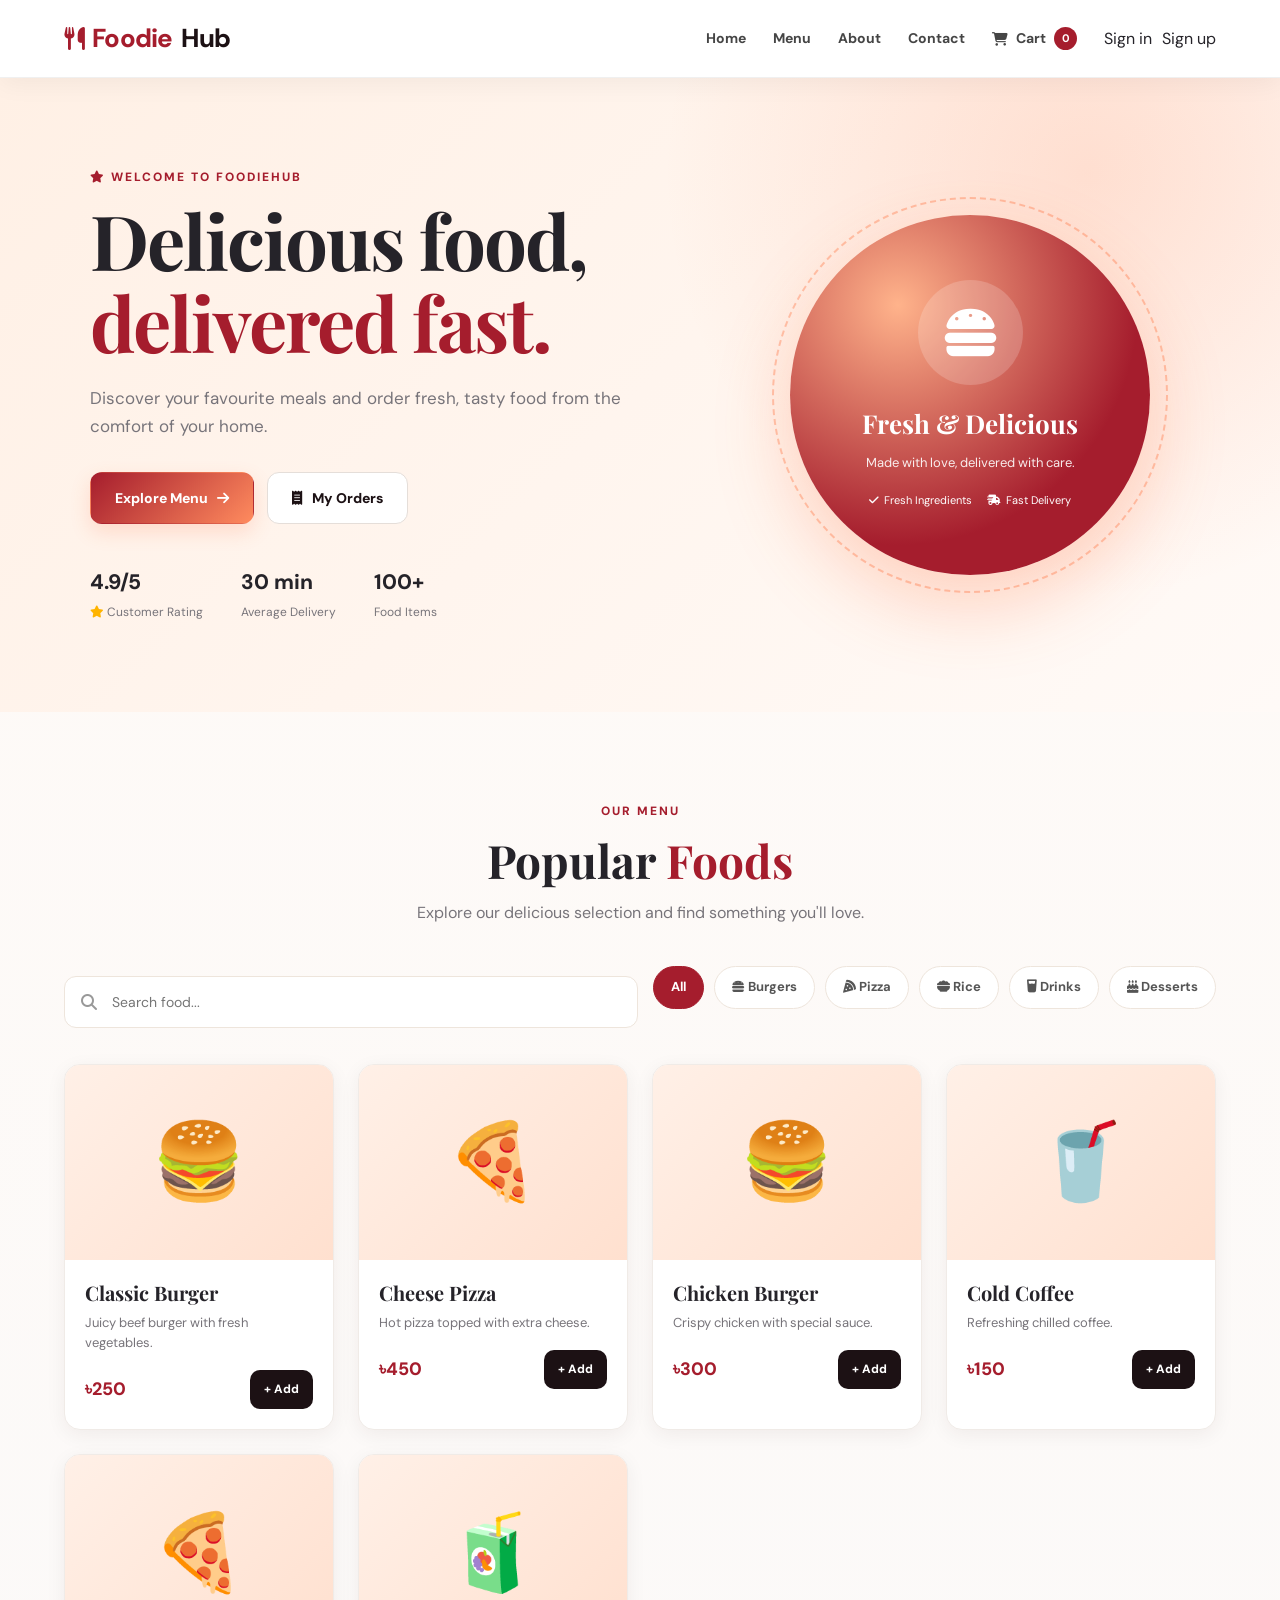
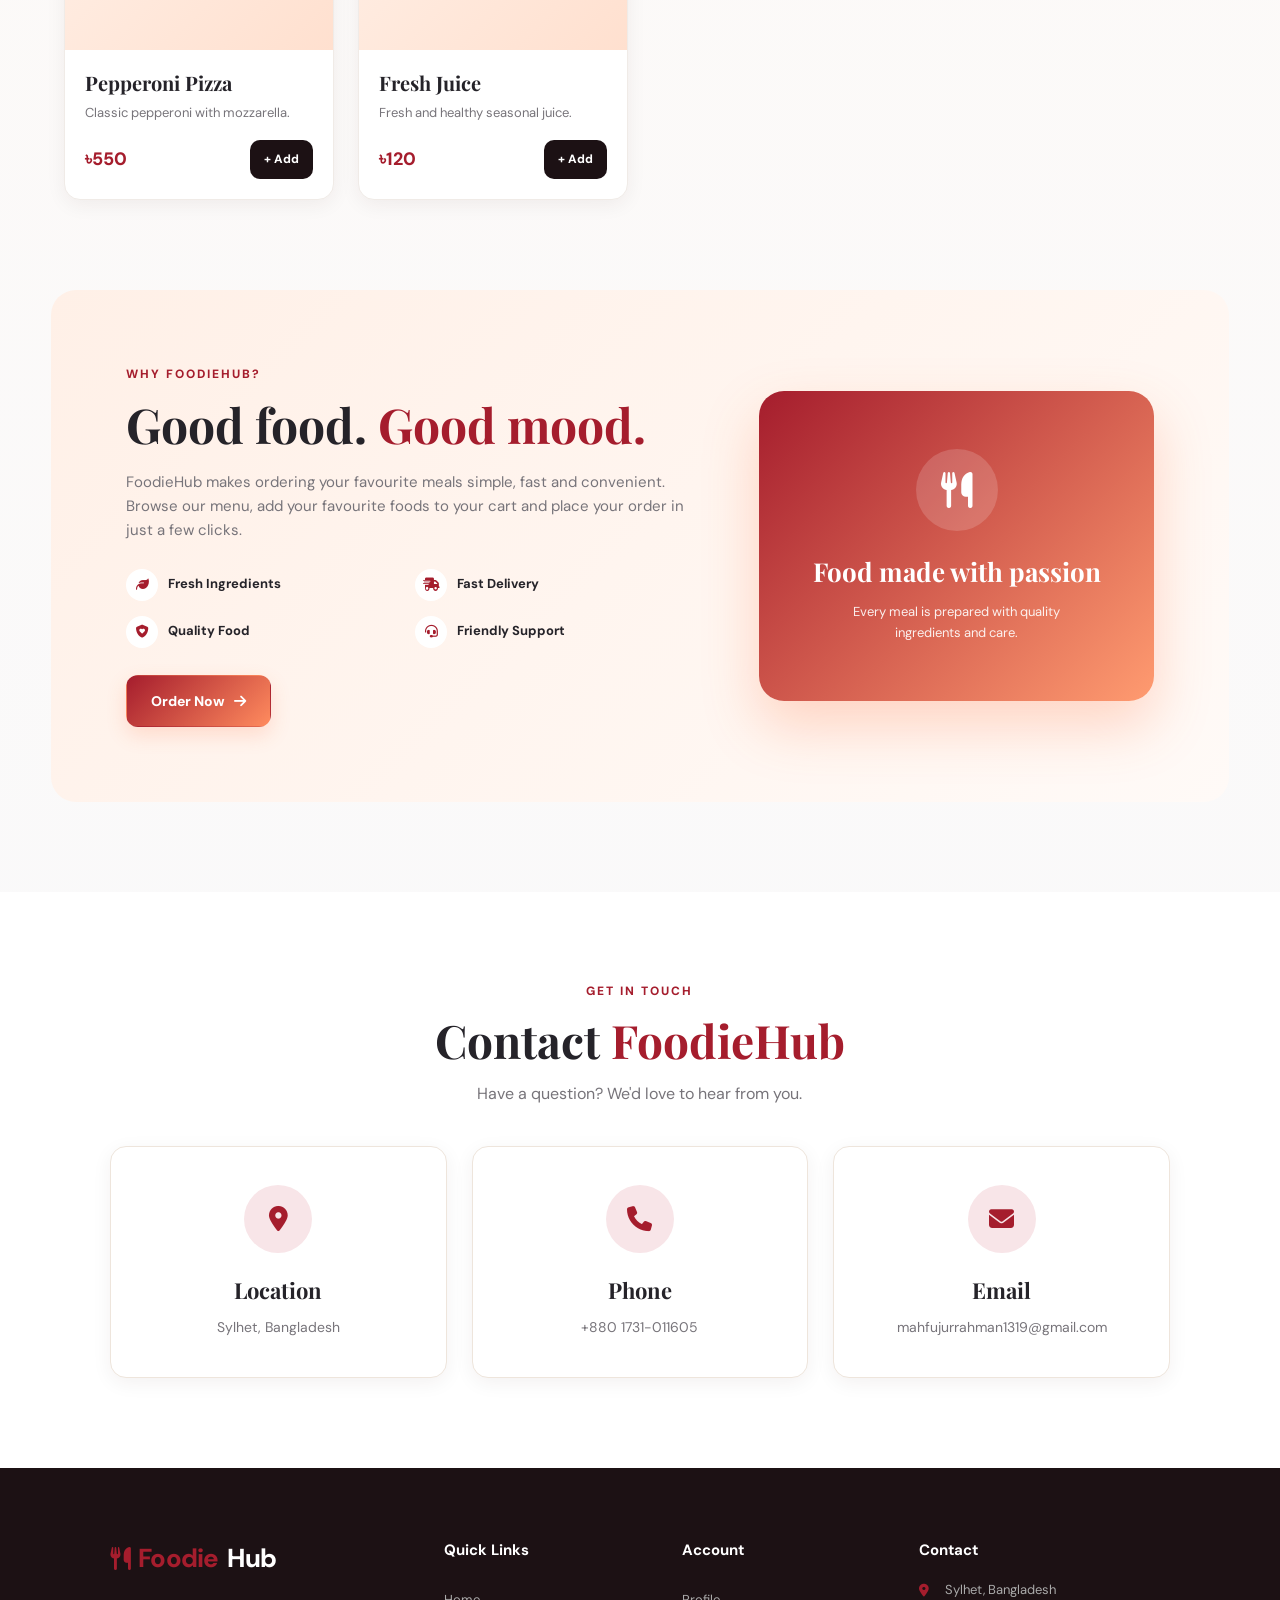
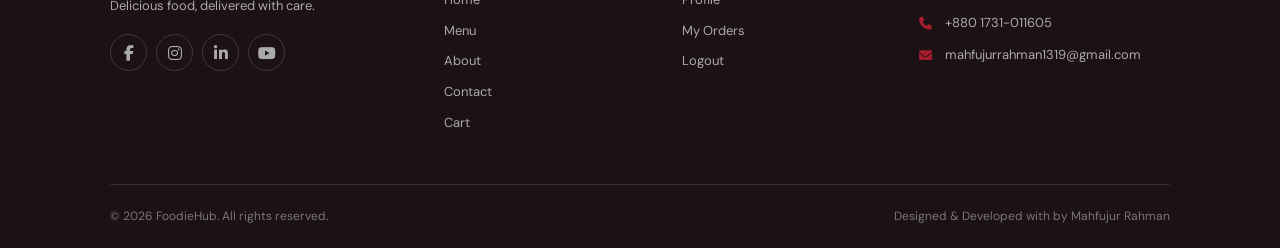
<file: foodiehub_db/index.html>
<!DOCTYPE html>
<html lang="en">

    <head>

        <meta charset="UTF-8">

        <meta name="viewport" content="width=device-width, initial-scale=1.0">

        <title>FoodieHub | Online Food Ordering</title>

        <link rel="stylesheet" href="style.css">

        <link
            rel="stylesheet"
            href="https://cdnjs.cloudflare.com/ajax/libs/font-awesome/6.5.2/css/all.min.css">

    </head>

    <body>

        <!-- =====================================================
         HEADER / NAVBAR
        ====================================================== -->

        <header class="header">

            <!-- LOGO -->
            <a href="index.html" class="logo">

                <i class="fa-solid fa-utensils"></i>

                Foodie<span>Hub</span>

            </a>

            <!-- NAVIGATION -->
            <nav>

                <a href="index.html">
                    Home
                </a>

                <a href="index.html#menu">
                    Menu
                </a>

                <a href="index.html#about">
                    About
                </a>

                <a href="index.html#contact">
                    Contact
                </a>

                <!-- CART -->
                <a href="cart.html" class="cart-link">

                    <i class="fa-solid fa-cart-shopping"></i>

                    Cart

                    <b id="cartCount">0</b>

                </a>

                <!-- =================================================
                 GUEST USER
                 Show when NOT logged in
            ================================================== -->

                <div id="guestAuth">

                    <a href="login.html" class="auth-sign-in">
                        Sign in
                    </a>

                    <a href="register.html" class="auth-sign-up">
                        Sign up
                    </a>

                </div>

                <!-- =================================================
                 LOGGED IN USER
                 Show after login/register
            ================================================== -->

                <div id="userAuth" style="display: none;">

                    <div class="profile-menu">

                        <!-- PROFILE ICON -->

                        <button
                            type="button"
                            class="profile-btn"
                            id="profileBtn"
                            aria-label="Profile">

                            <i class="fa-solid fa-user"></i>

                        </button>

                        <!-- PROFILE DROPDOWN -->

                        <div
                            class="profile-dropdown"
                            id="profileDropdown">

                            <!-- HOME -->

                            <a href="index.html">

                                <i class="fa-solid fa-house"></i>

                                <span>
                                    Home
                                </span>

                            </a>

                            <!-- PROFILE -->

                            <a href="profile.php">

                                <i class="fa-regular fa-user"></i>

                                <span>
                                    Profile
                                </span>

                            </a>

                            <!-- MY ORDERS -->

                            <a href="my_orders.php">

                                <i class="fa-solid fa-receipt"></i>

                                <span>
                                    My Orders
                                </span>

                            </a>

                            <!-- LOGOUT -->

                            <a href="logout.php">

                                <i class="fa-solid fa-right-from-bracket"></i>

                                <span>
                                    Logout
                                </span>

                            </a>

                        </div>

                    </div>

                </div>

            </nav>

        </header>

        <!-- =====================================================
         HERO SECTION
    ====================================================== -->

        <section class="hero">

            <div class="hero-content">

                <p class="eyebrow">

                    <i class="fa-solid fa-star"></i>

                    WELCOME TO FOODIEHUB

                </p>

                <h1>

                    Delicious food,

                    <br>

                    <span>
                        delivered fast.
                    </span>

                </h1>

                <p class="hero-text">

                    Discover your favourite meals and order fresh,
                    tasty food from the comfort of your home.

                </p>

                <div class="hero-buttons">

                    <a href="#menu" class="btn">

                        Explore Menu

                        <i class="fa-solid fa-arrow-right"></i>

                    </a>

                    <a
                        href="my_orders.php"
                        class="btn btn-outline">

                        <i class="fa-solid fa-receipt"></i>

                        My Orders

                    </a>

                </div>

                <div class="hero-stats">

                    <div>

                        <strong>
                            4.9/5
                        </strong>

                        <span>

                            <i class="fa-solid fa-star"></i>

                            Customer Rating

                        </span>

                    </div>

                    <div>

                        <strong>
                            30 min
                        </strong>

                        <span>
                            Average Delivery
                        </span>

                    </div>

                    <div>

                        <strong>
                            100+
                        </strong>

                        <span>
                            Food Items
                        </span>

                    </div>

                </div>

            </div>

            <!-- HERO CARD -->

            <div class="hero-card">

                <div class="hero-food-icon">

                    <i class="fa-solid fa-burger"></i>

                </div>

                <h3>
                    Fresh & Delicious
                </h3>

                <p>
                    Made with love, delivered with care.
                </p>

                <div class="hero-card-bottom">

                    <span>

                        <i class="fa-solid fa-check"></i>

                        Fresh Ingredients

                    </span>

                    <span>

                        <i class="fa-solid fa-truck-fast"></i>

                        Fast Delivery

                    </span>

                </div>

            </div>

        </section>

        <!-- =====================================================
         MENU SECTION
    ====================================================== -->

        <section
            id="menu"
            class="section">

            <div class="section-title">

                <p class="eyebrow">
                    OUR MENU
                </p>

                <h2>

                    Popular

                    <span>
                        Foods
                    </span>

                </h2>

                <p>

                    Explore our delicious selection and
                    find something you'll love.

                </p>

            </div>

            <!-- FILTERS -->

            <div class="filters">

                <!-- SEARCH -->

                <div class="search-box">

                    <i class="fa-solid fa-magnifying-glass"></i>

                    <input
                        id="search"
                        type="search"
                        placeholder="Search food..."
                        autocomplete="off">

                </div>

                <!-- CATEGORY FILTERS -->

                <div class="category-filters">

                    <button
                        type="button"
                        class="filter active"
                        data-category="all">

                        All

                    </button>

                    <button
                        type="button"
                        class="filter"
                        data-category="Burger">

                        <i class="fa-solid fa-burger"></i>

                        Burgers

                    </button>

                    <button
                        type="button"
                        class="filter"
                        data-category="Pizza">

                        <i class="fa-solid fa-pizza-slice"></i>

                        Pizza

                    </button>

                    <button
                        type="button"
                        class="filter"
                        data-category="Rice">

                        <i class="fa-solid fa-bowl-food"></i>

                        Rice

                    </button>

                    <button
                        type="button"
                        class="filter"
                        data-category="Drinks">

                        <i class="fa-solid fa-glass-water"></i>

                        Drinks

                    </button>

                    <button
                        type="button"
                        class="filter"
                        data-category="Dessert">

                        <i class="fa-solid fa-cake-candles"></i>

                        Desserts

                    </button>

                </div>

            </div>

            <!-- FOOD GRID -->

            <div
                id="foodGrid"
                class="food-grid">

            </div>

            <!-- NO FOOD -->

            <div
                id="noFood"
                class="no-food"
                style="display: none;">

                <i class="fa-solid fa-face-sad-tear"></i>

                <h3>
                    No food found
                </h3>

                <p>
                    Try another search or category.
                </p>

            </div>

        </section>

        <!-- =====================================================
         ABOUT SECTION
    ====================================================== -->

        <section
            class="about-section"
            id="about">

            <div class="about-content">

                <p class="eyebrow">
                    WHY FOODIEHUB?
                </p>

                <h2>

                    Good food.

                    <span>
                        Good mood.
                    </span>

                </h2>

                <p>

                    FoodieHub makes ordering your favourite
                    meals simple, fast and convenient.

                    Browse our menu, add your favourite foods
                    to your cart and place your order in just
                    a few clicks.

                </p>

                <div class="about-points">

                    <div>

                        <i class="fa-solid fa-leaf"></i>

                        <span>
                            Fresh Ingredients
                        </span>

                    </div>

                    <div>

                        <i class="fa-solid fa-truck-fast"></i>

                        <span>
                            Fast Delivery
                        </span>

                    </div>

                    <div>

                        <i class="fa-solid fa-shield-heart"></i>

                        <span>
                            Quality Food
                        </span>

                    </div>

                    <div>

                        <i class="fa-solid fa-headset"></i>

                        <span>
                            Friendly Support
                        </span>

                    </div>

                </div>

                <a
                    href="#menu"
                    class="btn">

                    Order Now

                    <i class="fa-solid fa-arrow-right"></i>

                </a>

            </div>

            <!-- ABOUT CARD -->

            <div class="about-card">

                <i class="fa-solid fa-utensils"></i>

                <h3>
                    Food made with passion
                </h3>

                <p>

                    Every meal is prepared with quality
                    ingredients and care.

                </p>

            </div>

        </section>

        <!-- =====================================================
         CONTACT SECTION
    ====================================================== -->

        <section
            class="contact-section"
            id="contact">

            <div class="contact-container">

                <div class="section-title">

                    <p class="eyebrow">
                        GET IN TOUCH
                    </p>

                    <h2>

                        Contact

                        <span>
                            FoodieHub
                        </span>

                    </h2>

                    <p>

                        Have a question? We'd love to hear from you.

                    </p>

                </div>

                <!-- CONTACT CARDS -->

                <div class="contact-cards">

                    <!-- LOCATION -->

                    <div class="contact-card">

                        <div class="contact-icon">

                            <i class="fa-solid fa-location-dot"></i>

                        </div>

                        <h3>
                            Location
                        </h3>

                        <p>
                            Sylhet, Bangladesh
                        </p>

                    </div>

                    <!-- PHONE -->

                    <div class="contact-card">

                        <div class="contact-icon">

                            <i class="fa-solid fa-phone"></i>

                        </div>

                        <h3>
                            Phone
                        </h3>

                        <p>
                            +880 1731-011605
                        </p>

                    </div>

                    <!-- EMAIL -->

                    <div class="contact-card">

                        <div class="contact-icon">

                            <i class="fa-solid fa-envelope"></i>

                        </div>

                        <h3>
                            Email
                        </h3>

                        <p>
                           mahfujurrahman1319@gmail.com
                        </p>

                    </div>

                </div>

            </div>

        </section>

        <!-- =====================================================
         FOOTER
    ====================================================== -->

        <footer>

            <div class="footer-content">

                <!-- FOOTER BRAND -->

                <div class="footer-brand">

                    <a
                        href="index.html"
                        class="logo">

                        <i class="fa-solid fa-utensils"></i>

                        Foodie<span>Hub</span>

                    </a>

                    <p>
                        Delicious food, delivered with care.
                    </p>

                    <div class="social-links">

                        <a
                            href="https://www.facebook.com/mahfujur.r.04"
                            aria-label="Facebook">

                            <i class="fa-brands fa-facebook-f"></i>

                        </a>

                        <a
                            href="https://www.instagram.com/mahfujur.r.04"
                            aria-label="Instagram">

                            <i class="fa-brands fa-instagram"></i>

                        </a>

                        <a
                            href="https://www.linkedin.com/in/mahfujur-r/"
                            target="_blank"
                            rel="noopener noreferrer"
                            aria-label="LinkedIn">

                            <i class="fa-brands fa-linkedin-in"></i>

                        </a>

                        <a
                            href="https://www.youtube.com/@mahfuzexplore"
                            aria-label="YouTube">

                            <i class="fa-brands fa-youtube"></i>

                        </a>

                    </div>

                </div>

                <!-- QUICK LINKS -->

                <div class="footer-links">

                    <h3>
                        Quick Links
                    </h3>

                    <a href="index.html">
                        Home
                    </a>

                    <a href="#menu">
                        Menu
                    </a>

                    <a href="#about">
                        About
                    </a>

                    <a href="#contact">
                        Contact
                    </a>

                    <a href="cart.html">
                        Cart
                    </a>

                </div>

                <!-- ACCOUNT -->

                <div class="footer-links">

                    <h3>
                        Account
                    </h3>

                    <a href="profile.php">
                        Profile
                    </a>

                    <a href="my_orders.php">
                        My Orders
                    </a>

                    <a href="logout.php">
                        Logout
                    </a>

                </div>

                <!-- FOOTER CONTACT -->

                <div class="footer-contact">

                    <h3>
                        Contact
                    </h3>

                    <p>

                        <i class="fa-solid fa-location-dot"></i>

                        Sylhet, Bangladesh

                    </p>

                    <p>

                        <i class="fa-solid fa-phone"></i>

                        +880 1731-011605

                    </p>

                    <p>

                        <i class="fa-solid fa-envelope"></i>

                        mahfujurrahman1319@gmail.com

                    </p>

                </div>

            </div>

            <!-- FOOTER BOTTOM -->

            <div class="footer-bottom">

                <p>

                    © 2026 FoodieHub.
                    All rights reserved.
                    

                </p>

                <p>
                  Designed & Developed with by Mahfujur Rahman
                </p>

            </div>

        </footer>

        <!-- =====================================================
         TOAST
    ====================================================== -->

        <div
            id="toast"
            class="toast">

        </div>

        <!-- =====================================================
         MAIN JAVASCRIPT
    ====================================================== -->

        <script src="script.js"></script>

        <!-- =====================================================
         LOGIN SESSION + PROFILE DROPDOWN
    ====================================================== -->

        <script>

        document.addEventListener("DOMContentLoaded", function () {

            const guestAuth =
                document.getElementById("guestAuth");

            const userAuth =
                document.getElementById("userAuth");

            const profileBtn =
                document.getElementById("profileBtn");

            const profileDropdown =
                document.getElementById("profileDropdown");


            /* =========================================
               CHECK LOGIN SESSION
            ========================================= */

            fetch("check_session.php", {
                method: "GET",
                credentials: "include"
            })

            .then(function (response) {

                return response.json();

            })

            .then(function (data) {

                if (data.logged_in === true) {

                    /* User logged in */

                    guestAuth.style.display = "none";

                    userAuth.style.display = "block";

                }

                else {

                    /* User not logged in */

                    guestAuth.style.display = "flex";

                    userAuth.style.display = "none";

                }

            })

            .catch(function (error) {

                console.log(
                    "Session check error:",
                    error
                );

                guestAuth.style.display = "flex";

                userAuth.style.display = "none";

            });


            /* =========================================
               PROFILE BUTTON CLICK
            ========================================= */

            if (profileBtn) {

                profileBtn.addEventListener(
                    "click",
                    function (event) {

                        event.stopPropagation();

                        profileDropdown.classList.toggle("show");

                    }
                );

            }


            /* =========================================
               CLOSE DROPDOWN
            ========================================= */

            document.addEventListener(
                "click",
                function (event) {

                    if (
                        !event.target.closest(".profile-menu")
                    ) {

                        if (profileDropdown) {

                            profileDropdown.classList.remove("show");

                        }

                    }

                }
            );

        });

    </script>

    </body>

</html>
</file>
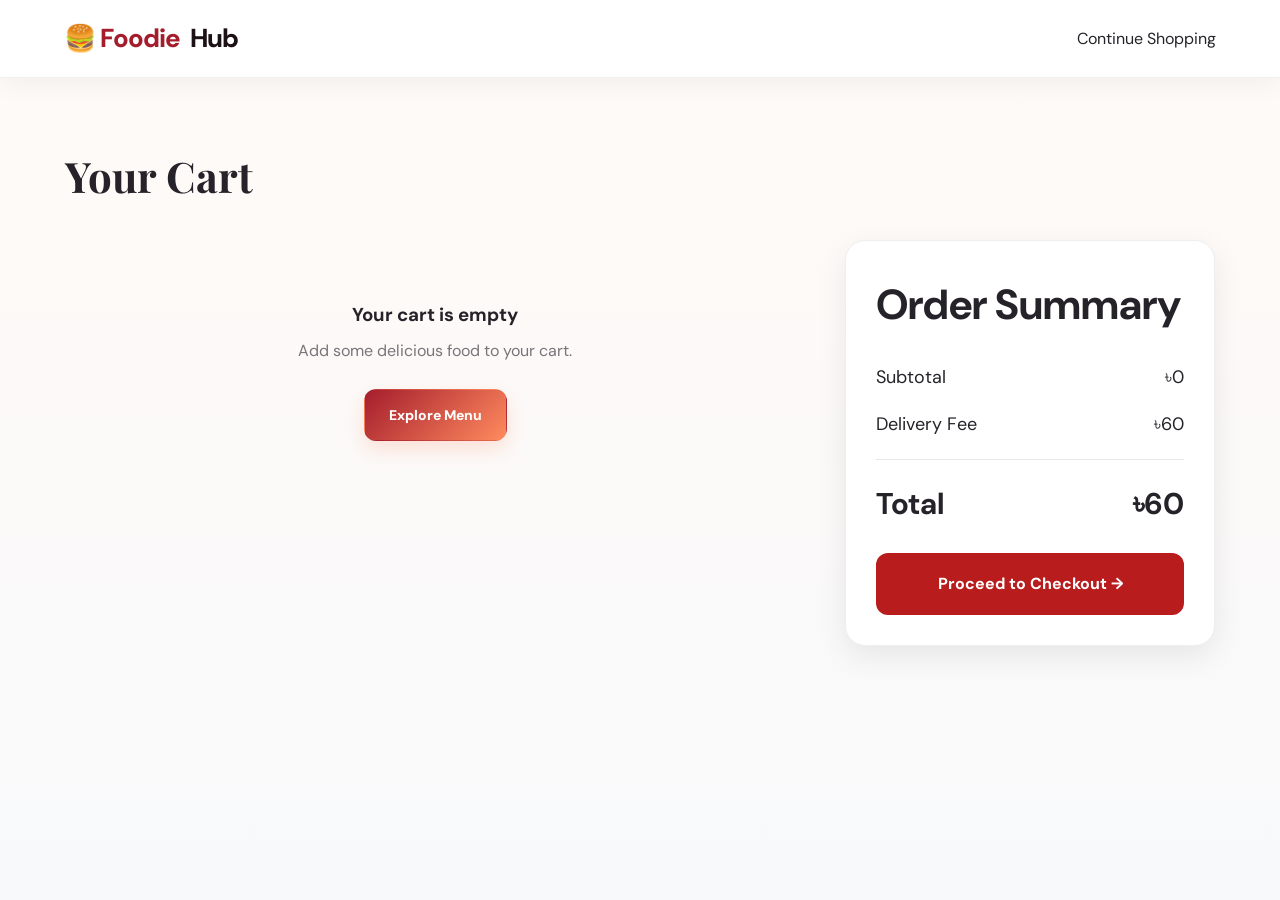
<file: foodiehub_db/cart.html>
<!DOCTYPE html>
<html lang="en">

<head>

    <!-- =====================================================
         BASIC META INFORMATION
    ====================================================== -->

    <meta charset="UTF-8">

    <meta
        name="viewport"
        content="width=device-width, initial-scale=1.0">


    <!-- =====================================================
         PAGE TITLE
    ====================================================== -->

    <title>Cart | FoodieHub</title>


    <!-- =====================================================
         MAIN STYLESHEET
    ====================================================== -->

    <link rel="stylesheet" href="style.css">

</head>


<body>


    <!-- =====================================================
         HEADER / NAVIGATION SECTION
    ====================================================== -->

    <header class="header">


        <!-- -------------------- LOGO -------------------- -->

        <a
            class="logo"
            href="index.html">

            🍔 Foodie<span>Hub</span>

        </a>


        <!-- -------------------- CONTINUE SHOPPING LINK -------------------- -->

        <a href="index.html">

            Continue Shopping

        </a>

    </header>



    <!-- =====================================================
         CART MAIN SECTION
    ====================================================== -->
<main class="cart-page">

    <!-- PAGE TITLE -->
    <h1>Your Cart</h1>

    <div class="cart-layout">

        <!-- LEFT SIDE : CART ITEMS -->
        <div class="cart-left">

            <div id="cart">
                <!-- Cart items will be loaded using JavaScript -->
            </div>

        </div>

        <!-- RIGHT SIDE : ORDER SUMMARY -->
        <div class="order-summary">

            <h2>Order Summary</h2>

            <div class="summary-row">
                <span>Subtotal</span>
                <span id="subtotal">৳0</span>
            </div>

            <div class="summary-row">
                <span>Delivery Fee</span>
                <span>৳60</span>
            </div>

            <hr>

            <div class="summary-row total-row">
                <span>Total</span>
                <span id="grandTotal">৳60</span>
            </div>

            <a href="checkout.html" class="checkout-btn">
                Proceed to Checkout →
            </a>

        </div>

    </div>

</main>


    <!-- =====================================================
         CART JAVASCRIPT
    ====================================================== -->

  <script>

let cart = JSON.parse(
    localStorage.getItem("foodieCart") || "[]"
);

const cartBox = document.getElementById("cart");
const totalBox = document.getElementById("total");

function renderCart() {

    cartBox.innerHTML = "";

    let total = 0;
    const deliveryFee = 60;

    if (cart.length === 0) {

        cartBox.innerHTML = `
            <div class="empty-cart">

                <i class="fa-solid fa-cart-shopping"></i>

                <h3>Your cart is empty</h3>

                <p>
                    Add some delicious food to your cart.
                </p>

                <a href="index.html#menu" class="btn">
                    Explore Menu
                </a>

            </div>
        `;

        if (totalBox) {
            totalBox.textContent = "Total: ৳0";
        }

        const subtotal = document.getElementById("subtotal");
        const grandTotal = document.getElementById("grandTotal");

        if (subtotal) {
            subtotal.textContent = "৳0";
        }

        if (grandTotal) {
            grandTotal.textContent = "৳60";
        }

        return;
    }

    cart.forEach((item, index) => {

        let itemTotal = item.price * item.qty;

        total += itemTotal;

        cartBox.innerHTML += `
            <div class="cart-item">

                <div class="cart-item-info">
                    <span class="cart-item-name">
                        ${item.icon} ${item.name}
                    </span>
                </div>

                <div class="quantity-controls">

                    <button
                        type="button"
                        class="qty-btn"
                        onclick="decreaseQty(${index})">
                        -
                    </button>

                    <strong class="item-quantity">
                        ${item.qty}
                    </strong>

                    <button
                        type="button"
                        class="qty-btn"
                        onclick="increaseQty(${index})">
                        +
                    </button>

                </div>

                <strong class="item-price">
                    ৳${itemTotal}
                </strong>

                <button
                    type="button"
                    class="remove-btn"
                    onclick="removeItem(${index})">

                    <i class="fa-solid fa-trash"></i>
                    Remove

                </button>

            </div>
        `;
    });

    if (totalBox) {
        totalBox.textContent = "Total: ৳" + total;
    }

    const subtotal = document.getElementById("subtotal");
    const grandTotal = document.getElementById("grandTotal");

    if (subtotal) {
        subtotal.textContent = "৳" + total;
    }

    if (grandTotal) {
        grandTotal.textContent = "৳" + (total + deliveryFee);
    }
}

function increaseQty(index) {

    cart[index].qty++;

    saveCart();
}

function decreaseQty(index) {

    if (cart[index].qty > 1) {
        cart[index].qty--;
    } else {
        cart.splice(index, 1);
    }

    saveCart();
}

function removeItem(index) {

    cart.splice(index, 1);

    saveCart();
}

function saveCart() {

    localStorage.setItem(
        "foodieCart",
        JSON.stringify(cart)
    );

    renderCart();
}

renderCart();

</script>

</body>

</html>
</file>
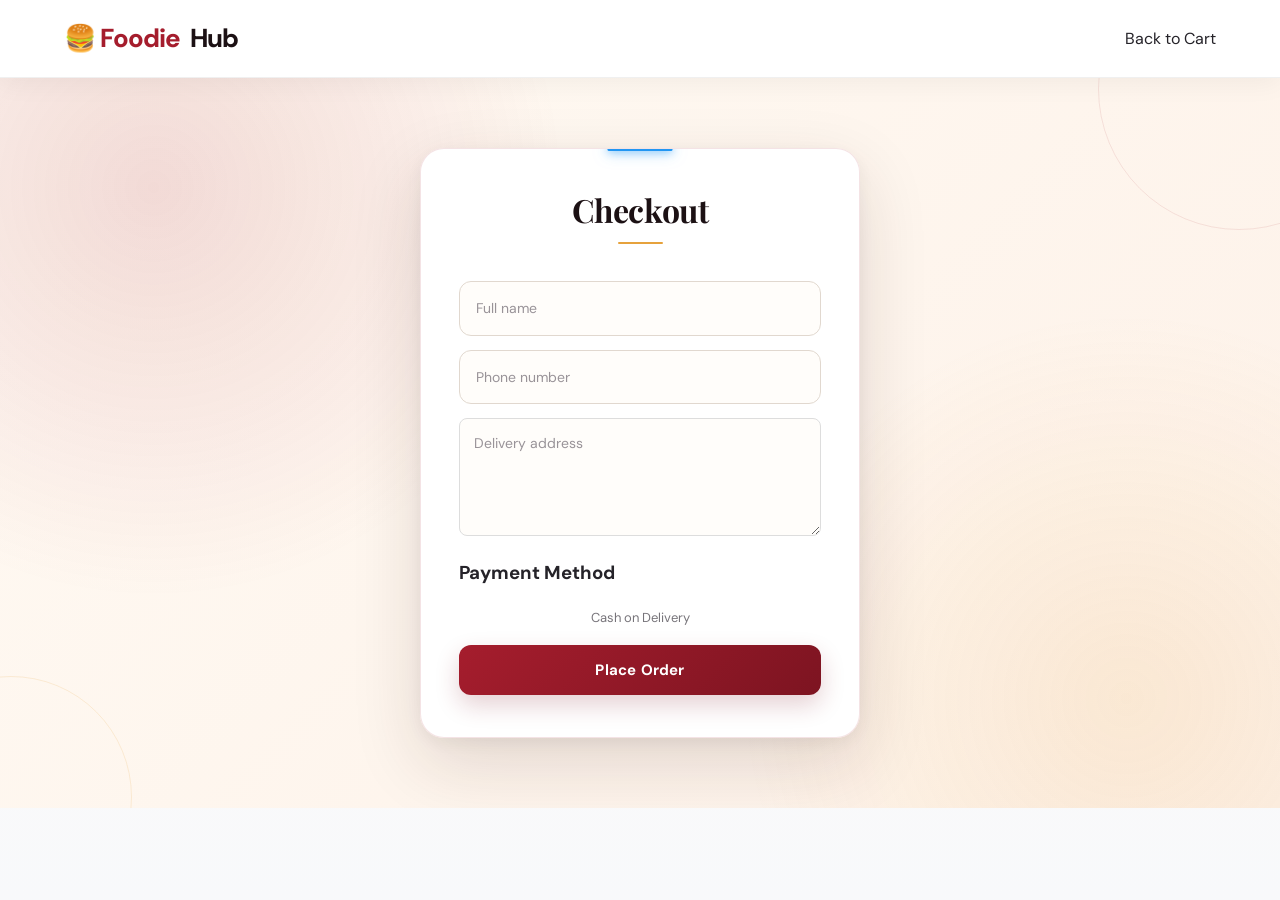
<file: foodiehub_db/checkout.html>
<!DOCTYPE html>
<html lang="en">

<head>

    <meta charset="UTF-8">

    <meta name="viewport" content="width=device-width, initial-scale=1.0">

    <title>Checkout | FoodieHub</title>

    <link rel="stylesheet" href="style.css">

</head>

<body>

    <!-- Header -->
    <header class="header">

        <a class="logo" href="index.html">
            🍔 Foodie<span>Hub</span>
        </a>

        <a href="cart.html">
            Back to Cart
        </a>

    </header>


    <!-- Checkout Form -->
    <main class="form-page">

        <form
            class="form-box"
            id="checkoutForm"
        >

            <h2>Checkout</h2>

            <input
                type="text"
                id="name"
                placeholder="Full name"
                required
            >

            <input
                type="tel"
                id="phone"
                placeholder="Phone number"
                required
            >

            <textarea
                id="address"
                placeholder="Delivery address"
                rows="4"
                required
            ></textarea>

            <h3>Payment Method</h3>

            <p>
                Cash on Delivery
            </p>

            <button
                type="submit"
                class="btn"
            >
                Place Order
            </button>

        </form>

    </main>


    <script>

        const form = document.getElementById("checkoutForm");


        form.addEventListener("submit", async function(event) {

            event.preventDefault();


            const name = document.getElementById("name").value.trim();

            const phone = document.getElementById("phone").value.trim();

            const address = document.getElementById("address").value.trim();


            // Get Cart Data
            const cart = JSON.parse(
                localStorage.getItem("foodieCart") || "[]"
            );


            // Check Empty Cart
            if (cart.length === 0) {

                alert("Your cart is empty!");

                window.location.href = "cart.html";

                return;

            }


            // Prepare Order Data
            const orderData = {

                name: name,

                phone: phone,

                address: address,

                items: cart.map(item => ({

                    id: item.id,

                    qty: item.qty

                }))

            };


            try {

                const response = await fetch("place_order.php", {

                    method: "POST",

                    headers: {

                        "Content-Type": "application/json"

                    },

                    body: JSON.stringify(orderData)

                });


                const result = await response.json();


                if (result.success) {

                    alert(
                        "Order placed successfully!\\n" +
                        "Order ID: " + result.order_id
                    );


                    // Clear Cart
                    localStorage.removeItem("foodieCart");


                    // Go to Home
                    window.location.href = "index.html";

                } else {

                    alert(result.error || "Order failed!");

                }

            } catch (error) {

                console.error(error);

                alert(
                    "Server error! Please check XAMPP and PHP files."
                );

            }

        });

    </script>

</body>

</html>
</file>
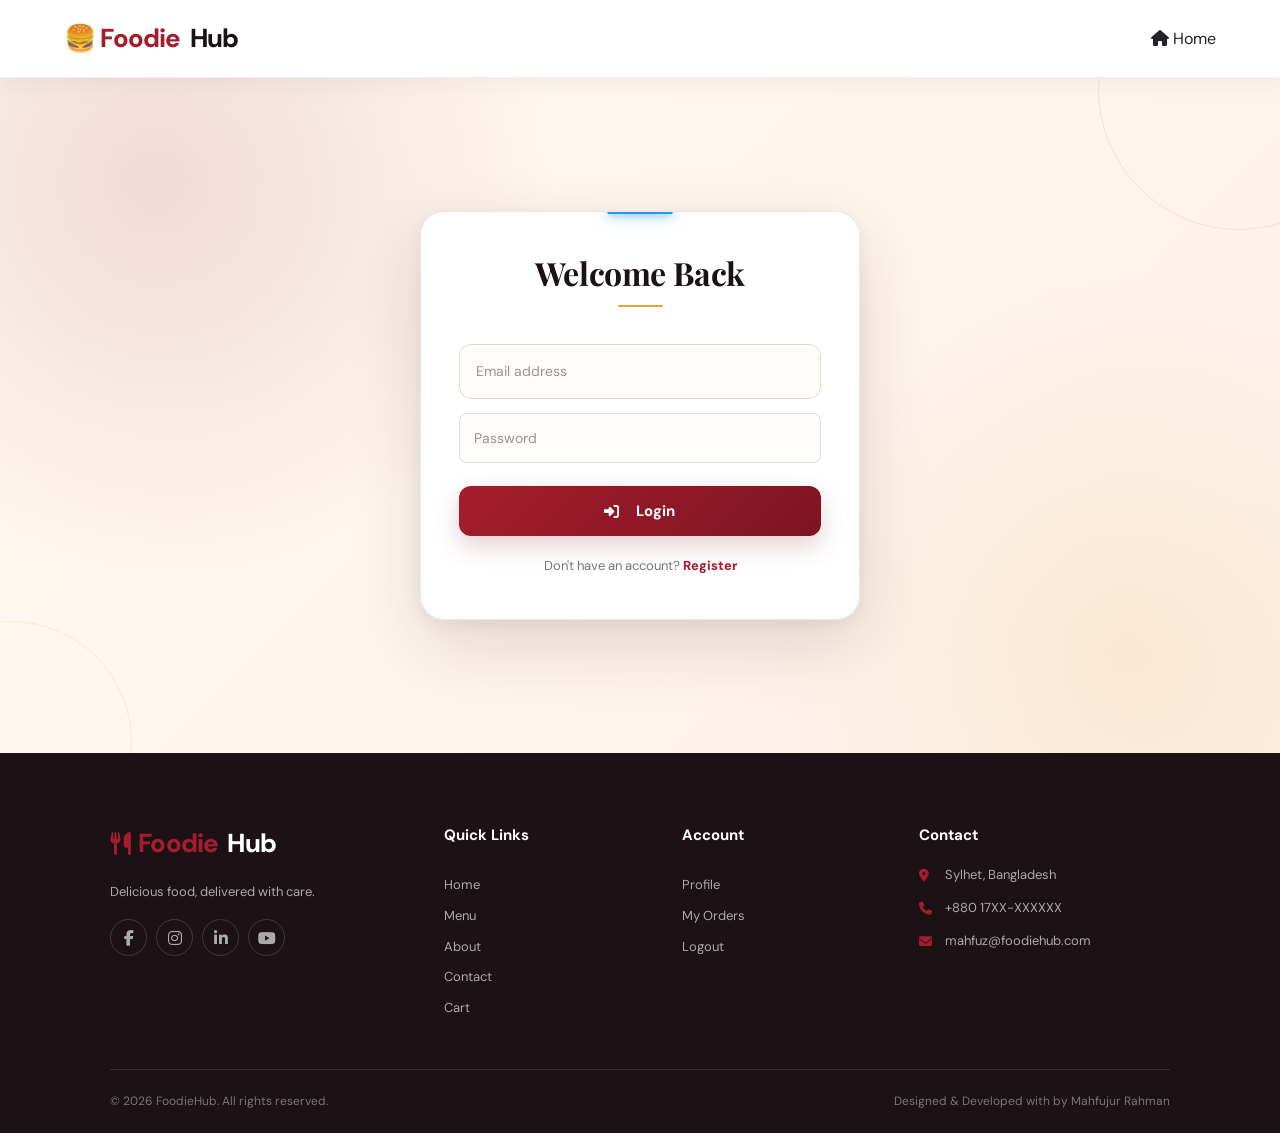
<file: foodiehub_db/login.html>
<!DOCTYPE html>
<html lang="en">

<head>

    <!-- =====================================================
         BASIC META INFORMATION
    ====================================================== -->

    <meta charset="UTF-8">

    <meta
        name="viewport"
        content="width=device-width, initial-scale=1.0">


    <!-- =====================================================
         PAGE TITLE
    ====================================================== -->

    <title>Login | FoodieHub</title>


    <!-- =====================================================
         MAIN STYLESHEET
    ====================================================== -->

    <link rel="stylesheet" href="style.css">


    <!-- =====================================================
         FONT AWESOME ICONS
    ====================================================== -->

    <link
        rel="stylesheet"
        href="https://cdnjs.cloudflare.com/ajax/libs/font-awesome/6.5.2/css/all.min.css">

</head>


<body>


    <!-- =====================================================
         HEADER / NAVIGATION SECTION
    ====================================================== -->

    <header class="header">


        <!-- -------------------- LOGO -------------------- -->

        <a
            class="logo"
            href="index.html">

            🍔 Foodie<span>Hub</span>

        </a>


        <!-- -------------------- HOME LINK -------------------- -->

        <a href="index.html">

            <i class="fa-solid fa-house"></i>

            Home

        </a>

    </header>



    <!-- =====================================================
         LOGIN FORM SECTION
    ====================================================== -->

    <main class="form-page">


        <!-- =================================================
             LOGIN FORM
        ================================================== -->

        <form
            class="form-box"
            action="login.php"
            method="POST">


            <!-- -------------------- FORM TITLE -------------------- -->

            <h2>
                Welcome Back
            </h2>


            <!-- -------------------- EMAIL INPUT -------------------- -->

            <input
                type="email"
                name="email"
                placeholder="Email address"
                autocomplete="email"
                required>


            <!-- -------------------- PASSWORD INPUT -------------------- -->

            <input
                type="password"
                name="password"
                placeholder="Password"
                autocomplete="current-password"
                required>


            <!-- -------------------- LOGIN BUTTON -------------------- -->

            <button
                type="submit"
                class="btn">

                <i class="fa-solid fa-right-to-bracket"></i>

                Login

            </button>


            <!-- =================================================
                 REGISTER REDIRECT
            ================================================== -->

            <p class="form-footer">

                Don't have an account?

                <a
                    href="register.html"
                    class="form-link">

                    Register

                </a>

            </p>

        </form>

    </main>



</body>

        <footer>

            <div class="footer-content">

                <!-- FOOTER BRAND -->

                <div class="footer-brand">

                    <a
                        href="index.html"
                        class="logo">

                        <i class="fa-solid fa-utensils"></i>

                        Foodie<span>Hub</span>

                    </a>

                    <p>
                        Delicious food, delivered with care.
                    </p>

                    <div class="social-links">

                        <a
                            href="https://www.facebook.com/mahfujur.r.04"
                            aria-label="Facebook">

                            <i class="fa-brands fa-facebook-f"></i>

                        </a>

                        <a
                            href="https://www.instagram.com/mahfujur.r.04"
                            aria-label="Instagram">

                            <i class="fa-brands fa-instagram"></i>

                        </a>

                        <a
                            href="https://www.linkedin.com/in/mahfujur-r/"
                            target="_blank"
                            rel="noopener noreferrer"
                            aria-label="LinkedIn">

                            <i class="fa-brands fa-linkedin-in"></i>

                        </a>

                        <a
                            href="https://www.youtube.com/@mahfuzexplore"
                            aria-label="YouTube">

                            <i class="fa-brands fa-youtube"></i>

                        </a>

                    </div>

                </div>

                <!-- QUICK LINKS -->

                <div class="footer-links">

                    <h3>
                        Quick Links
                    </h3>

                    <a href="index.html">
                        Home
                    </a>

                    <a href="#menu">
                        Menu
                    </a>

                    <a href="#about">
                        About
                    </a>

                    <a href="#contact">
                        Contact
                    </a>

                    <a href="cart.html">
                        Cart
                    </a>

                </div>

                <!-- ACCOUNT -->

                <div class="footer-links">

                    <h3>
                        Account
                    </h3>

                    <a href="profile.php">
                        Profile
                    </a>

                    <a href="my_orders.php">
                        My Orders
                    </a>

                    <a href="logout.php">
                        Logout
                    </a>

                </div>

                <!-- FOOTER CONTACT -->

                <div class="footer-contact">

                    <h3>
                        Contact
                    </h3>

                    <p>

                        <i class="fa-solid fa-location-dot"></i>

                        Sylhet, Bangladesh

                    </p>

                    <p>

                        <i class="fa-solid fa-phone"></i>

                        +880 17XX-XXXXXX

                    </p>

                    <p>

                        <i class="fa-solid fa-envelope"></i>

                        mahfuz@foodiehub.com

                    </p>

                </div>

            </div>

            <!-- FOOTER BOTTOM -->

            <div class="footer-bottom">

                <p>

                     © 2026 FoodieHub.
                    All rights reserved.
                    
                    


                </p>

                <p>
                   Designed & Developed with by Mahfujur Rahman
                </p>

            </div>

        </footer>

</html>
</file>
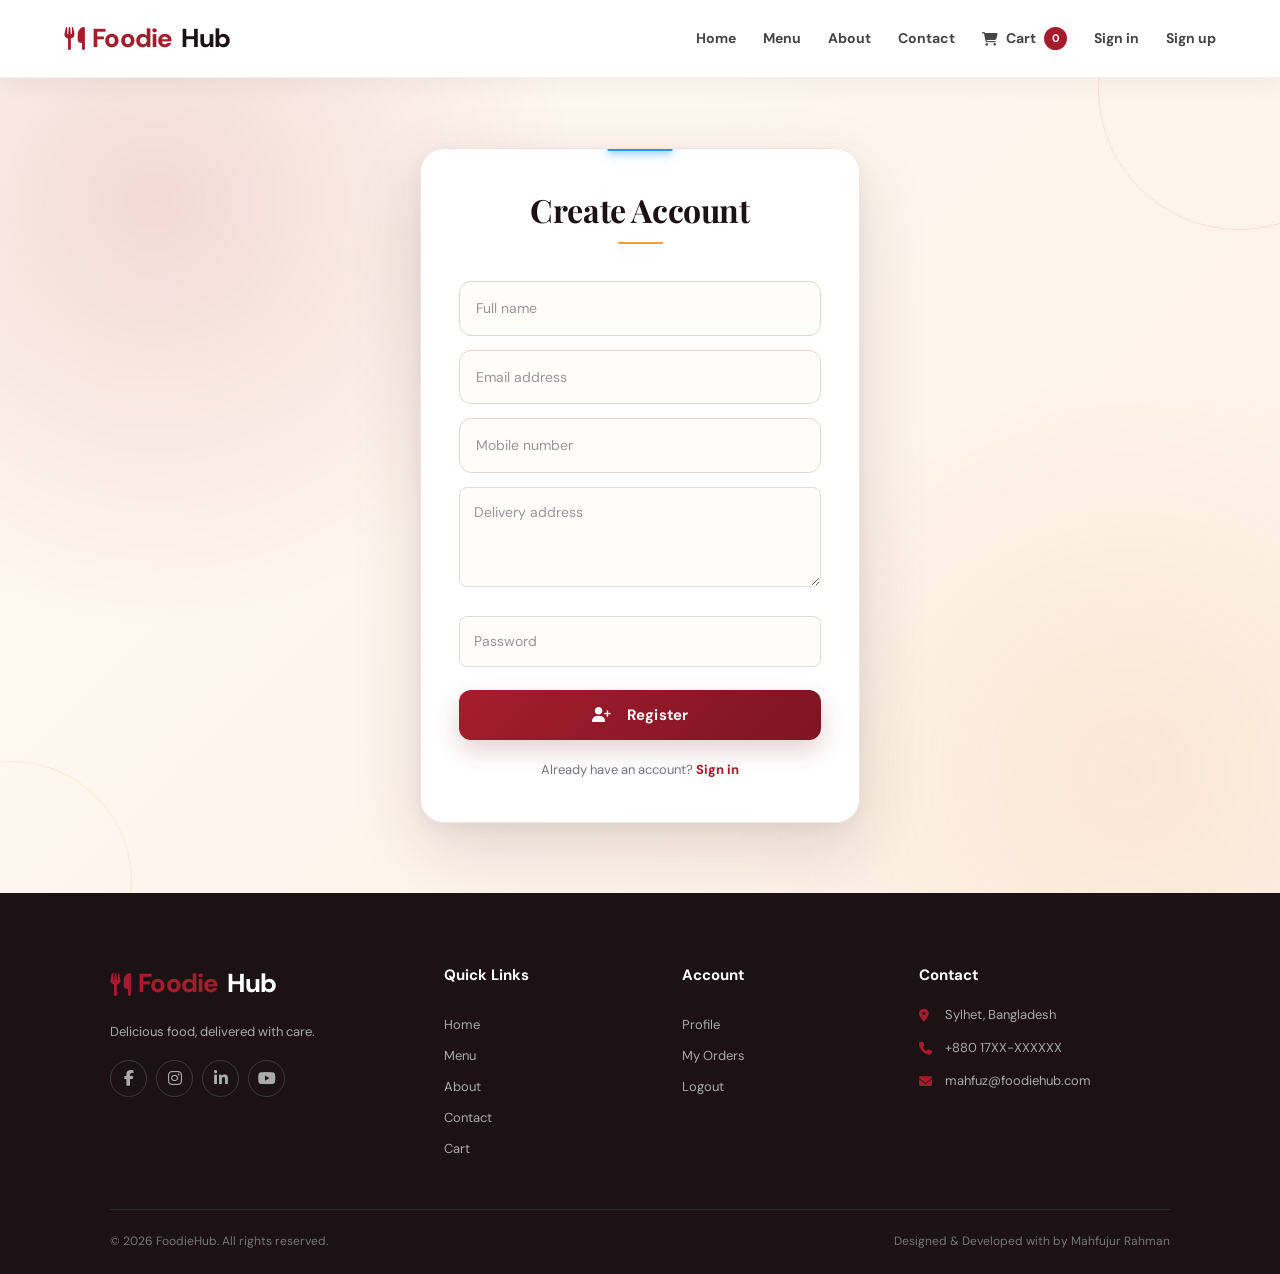
<file: foodiehub_db/register.html>
<!DOCTYPE html>
<html lang="en">

<head>

    <!-- =====================================================
         BASIC META INFORMATION
    ====================================================== -->

    <meta charset="UTF-8">

    <meta
        name="viewport"
        content="width=device-width, initial-scale=1.0">


    <!-- =====================================================
         PAGE TITLE
    ====================================================== -->

    <title>Register | FoodieHub</title>


    <!-- =====================================================
         MAIN STYLESHEET
    ====================================================== -->

    <link rel="stylesheet" href="style.css">


    <!-- =====================================================
         FONT AWESOME ICONS
    ====================================================== -->

    <link
        rel="stylesheet"
        href="https://cdnjs.cloudflare.com/ajax/libs/font-awesome/6.5.2/css/all.min.css">

</head>


<body>


    <!-- =====================================================
         HEADER / NAVIGATION
    ====================================================== -->

    <header class="header">

        <!-- LOGO -->

        <a href="index.html" class="logo">

            <i class="fa-solid fa-utensils"></i>

            Foodie<span>Hub</span>

        </a>


        <!-- NAVIGATION -->

        <nav>

            <a href="index.html">
                Home
            </a>

            <a href="index.html#menu">
                Menu
            </a>

            <a href="index.html#about">
                About
            </a>

            <a href="index.html#contact">
                Contact
            </a>


            <!-- CART -->

            <a href="cart.html" class="cart-link">

                <i class="fa-solid fa-cart-shopping"></i>

                Cart

                <b id="cartCount">0</b>

            </a>


            <!-- SIGN IN -->

            <a href="login.html" class="auth-sign-in">
                Sign in
            </a>


            <!-- SIGN UP -->

            <a href="register.html" class="auth-sign-up">
                Sign up
            </a>

        </nav>

    </header>



    <!-- =====================================================
         REGISTRATION FORM
    ====================================================== -->

    <main class="form-page">


        <form
            class="form-box"
            action="register.php"
            method="POST">


            <!-- FORM TITLE -->

            <h2>
                Create Account
            </h2>


            <!-- FULL NAME -->

            <input
                type="text"
                name="name"
                placeholder="Full name"
                autocomplete="name"
                required>


            <!-- EMAIL -->

            <input
                type="email"
                name="email"
                placeholder="Email address"
                autocomplete="email"
                required>


            <!-- MOBILE NUMBER -->

            <input
                type="tel"
                name="mobile"
                placeholder="Mobile number"
                autocomplete="tel"
                required>


            <!-- DELIVERY ADDRESS -->

            <textarea
                name="address"
                placeholder="Delivery address"
                autocomplete="street-address"
                required></textarea>


            <!-- PASSWORD -->

            <input
                type="password"
                name="password"
                placeholder="Password"
                autocomplete="new-password"
                minlength="6"
                required>


            <!-- REGISTER BUTTON -->

            <button
                type="submit"
                class="btn">

                <i class="fa-solid fa-user-plus"></i>

                Register

            </button>


            <!-- LOGIN REDIRECT -->

            <p class="form-footer">

                Already have an account?

                <a
                    href="login.html"
                    class="form-link">

                    Sign in

                </a>

            </p>

        </form>

    </main>

    
        <footer>

            <div class="footer-content">

                <!-- FOOTER BRAND -->

                <div class="footer-brand">

                    <a
                        href="index.html"
                        class="logo">

                        <i class="fa-solid fa-utensils"></i>

                        Foodie<span>Hub</span>

                    </a>

                    <p>
                        Delicious food, delivered with care.
                    </p>

                    <div class="social-links">

                        <a
                            href="https://www.facebook.com/mahfujur.r.04"
                            aria-label="Facebook">

                            <i class="fa-brands fa-facebook-f"></i>

                        </a>

                        <a
                            href="https://www.instagram.com/mahfujur.r.04"
                            aria-label="Instagram">

                            <i class="fa-brands fa-instagram"></i>

                        </a>

                        <a
                            href="https://www.linkedin.com/in/mahfujur-r/"
                            target="_blank"
                            rel="noopener noreferrer"
                            aria-label="LinkedIn">

                            <i class="fa-brands fa-linkedin-in"></i>

                        </a>

                        <a
                            href="https://www.youtube.com/@mahfuzexplore"
                            aria-label="YouTube">

                            <i class="fa-brands fa-youtube"></i>

                        </a>

                    </div>

                </div>

                <!-- QUICK LINKS -->

                <div class="footer-links">

                    <h3>
                        Quick Links
                    </h3>

                    <a href="index.html">
                        Home
                    </a>

                    <a href="#menu">
                        Menu
                    </a>

                    <a href="#about">
                        About
                    </a>

                    <a href="#contact">
                        Contact
                    </a>

                    <a href="cart.html">
                        Cart
                    </a>

                </div>

                <!-- ACCOUNT -->

                <div class="footer-links">

                    <h3>
                        Account
                    </h3>

                    <a href="profile.php">
                        Profile
                    </a>

                    <a href="my_orders.php">
                        My Orders
                    </a>

                    <a href="logout.php">
                        Logout
                    </a>

                </div>

                <!-- FOOTER CONTACT -->

                <div class="footer-contact">

                    <h3>
                        Contact
                    </h3>

                    <p>

                        <i class="fa-solid fa-location-dot"></i>

                        Sylhet, Bangladesh

                    </p>

                    <p>

                        <i class="fa-solid fa-phone"></i>

                        +880 17XX-XXXXXX

                    </p>

                    <p>

                        <i class="fa-solid fa-envelope"></i>

                        mahfuz@foodiehub.com

                    </p>

                </div>

            </div>

            <!-- FOOTER BOTTOM -->

            <div class="footer-bottom">

                <p>

                    © 2026 FoodieHub.
                    All rights reserved.

                </p>

                <p>
                    Designed & Developed with by Mahfujur Rahman
                </p>

            </div>

        </footer>


</body>

</html>
</file>
<file: foodiehub_db/style.css>
/* =========================================================
   FOODIEHUB — PREMIUM RESTAURANT STYLESHEET
========================================================= */

@import url('https://fonts.googleapis.com/css2?family=DM+Sans:wght@400;500;600;700;800&family=Playfair+Display:wght@600;700;800&display=swap');


/* =========================================================
   ROOT VARIABLES
========================================================= */
/* =========================================================
   FOODIEHUB - PREMIUM PURPLE THEME
   ========================================================= */

:root {

    /* ---------- PRIMARY ---------- */
    --primary: #a51d2d;
    --primary-dark: #7d1421;
    --primary-light: #f8e5e8;
    --primary-soft: #fff5f6;

    /* ---------- PREMIUM GOLD ---------- */
    --gold: #e6a23c;
    --gold-light: #f2c66d;
    --gold-dark: #b87920;

    /* ---------- DARK ---------- */
    --dark: #1c1114;
    --dark-soft: #321b20;
    --dark-card: #28171b;

    /* ---------- BASIC ---------- */
    --white: #ffffff;
    --background: #fffaf3;
    --surface: #ffffff;
    --surface-soft: #fdf1e8;

    /* ---------- TEXT ---------- */
    --text: #252329;
    --heading: #1c1114;
    --muted: #77747a;
    --border: #eee5dc;

    /* ---------- STATUS ---------- */
    --success: #16a34a;
    --danger: #e63946;
    --warning: #f59e0b;

    /* ---------- RADIUS ---------- */
    --radius-sm: 10px;
    --radius-md: 16px;
    --radius-lg: 25px;
    --radius-xl: 35px;

    /* ---------- SHADOW ---------- */
    --shadow-sm: 0 5px 20px rgba(56, 25, 18, 0.06);
    --shadow-md: 0 12px 35px rgba(56, 25, 18, 0.10);
    --shadow-lg: 0 22px 60px rgba(56, 25, 18, 0.15);

    /* ---------- TRANSITION ---------- */
    --transition: all 0.3s ease;
}

/* =========================================================
   RESET
========================================================= */

* {
    margin: 0;
    padding: 0;
    box-sizing: border-box;
}

html {
    scroll-behavior: smooth;
    scroll-padding-top: 90px;
}

body {
    min-height: 100vh;
    font-family: "DM Sans", sans-serif;
    background: linear-gradient(180deg, #fffaf6 0%, #f8f9fb 100%);
    color: var(--text);
    line-height: 1.6;
    overflow-x: hidden;
}

a {
    color: inherit;
    text-decoration: none;
}

button,
input,
textarea,
select {
    font: inherit;
}

button {
    cursor: pointer;
}

img {
    max-width: 100%;
    display: block;
}

::selection {
    background: var(--primary);
    color: var(--white);
}


/* =========================================================
   COMMON CONTAINER
========================================================= */

.container {
    width: min(1180px, 92%);
    margin: 0 auto;
}


/* =========================================================
   HEADER
========================================================= */

.header {
    position: sticky;
    top: 0;
    z-index: 1000;

    min-height: 78px;
    padding: 0 5%;

    display: flex;
    align-items: center;
    justify-content: space-between;
    gap: 25px;

    background: rgba(255, 255, 255, 0.94);
    border-bottom: 1px solid rgba(0, 0, 0, 0.06);
    box-shadow: 0 5px 25px rgba(0, 0, 0, 0.05);

    backdrop-filter: blur(18px);
}


/* =========================================================
   LOGO
========================================================= */

.logo {
    display: inline-flex;
    align-items: center;
    gap: 9px;

    color: var(--primary);
    font-size: 26px;
    font-weight: 800;
    letter-spacing: -0.8px;
    white-space: nowrap;
}

.logo span {
    color: var(--dark);
}

.logo i {
    font-size: 23px;
}


/* =========================================================
   NAVIGATION
========================================================= */

nav {
    display: flex;
    align-items: center;
    gap: 27px;
}

nav > a {
    position: relative;

    color: #454545;
    font-size: 14px;
    font-weight: 700;

    transition: var(--transition);
}

nav > a:hover,
nav > a.active {
    color: var(--primary);
}

nav > a.active::after {
    content: "";

    position: absolute;
    left: 0;
    right: 0;
    bottom: -11px;

    height: 3px;
    border-radius: 50px;
    background: var(--primary);
}


/* =========================================================
   CART LINK
========================================================= */

.cart-link {
    display: inline-flex;
    align-items: center;
    gap: 8px;
}

.cart-link b {
    min-width: 23px;
    height: 23px;

    display: inline-flex;
    align-items: center;
    justify-content: center;

    padding: 0 6px;
    border-radius: 50px;

    background: var(--primary);
    color: var(--white);

    font-size: 11px;
}


/* =========================================================
   PROFILE MENU
========================================================= */

.profile-menu {
    position: relative;
}

.profile-icon {
    width: 43px;
    height: 43px;

    display: flex;
    align-items: center;
    justify-content: center;

    border: none;
    border-radius: 50%;

    background: linear-gradient(135deg, var(--primary), #ff9b70);
    color: var(--white);

    font-size: 16px;
    box-shadow: 0 8px 22px rgba(255, 107, 53, 0.28);

    transition: var(--transition);
}

.profile-icon:hover {
    background: var(--primary-dark);
    transform: translateY(-3px);
}


/* =========================================================
   PROFILE DROPDOWN
========================================================= */

.profile-dropdown {
    display: none;

    position: absolute;
    top: 56px;
    right: 0;

    width: 235px;
    padding: 9px;

    background: var(--white);
    border: 1px solid var(--border);
    border-radius: var(--radius-md);

    box-shadow: var(--shadow-lg);
    z-index: 9999;
}

.profile-dropdown.show {
    display: block;
    animation: dropdown 0.25s ease;
}

@keyframes dropdown {
    from {
        opacity: 0;
        transform: translateY(-10px);
    }

    to {
        opacity: 1;
        transform: translateY(0);
    }
}

.profile-dropdown a {
    display: flex;
    align-items: center;
    gap: 12px;

    padding: 13px 14px;
    border-radius: 11px;

    color: #444444;
    font-size: 14px;
    font-weight: 600;

    transition: var(--transition);
}

.profile-dropdown a:hover {
    background: var(--primary-light);
    color: var(--primary);
}

.profile-dropdown a i {
    width: 20px;
    color: #888888;
    text-align: center;
}

.profile-dropdown a:hover i {
    color: var(--primary);
}


/* =========================================================
   HERO SECTION
========================================================= */

.hero {
    min-height: 610px;
    padding: 90px 7%;

    display: grid;
    grid-template-columns: 1.15fr 0.85fr;
    align-items: center;
    gap: 65px;

    background:
        radial-gradient(
            circle at 85% 15%,
            rgba(255, 107, 53, 0.17),
            transparent 35%
        ),
        linear-gradient(135deg, #fff0e5, #fffaf7);

    overflow: hidden;
}

.hero-content {
    max-width: 650px;
}

.eyebrow {
    margin-bottom: 12px;

    color: var(--primary);
    font-size: 12px;
    font-weight: 800;
    letter-spacing: 2px;
    text-transform: uppercase;
}

.hero h1 {
    margin: 10px 0 22px;

    font-family: "Playfair Display", serif;
    font-size: clamp(46px, 6vw, 76px);
    line-height: 1.08;
    letter-spacing: -2px;
}

.hero h1 span {
    color: var(--primary);
}

.hero-text {
    max-width: 570px;
    margin-bottom: 32px;

    color: var(--muted);
    font-size: 17px;
}


/* =========================================================
   BUTTONS
========================================================= */

.btn {
    display: inline-flex;
    align-items: center;
    justify-content: center;
    gap: 9px;

    padding: 14px 24px;

    border: 1px solid transparent;
    border-radius: 12px;

    background: linear-gradient(
        135deg,
        var(--primary),
        #ff8b5e
    );

    color: var(--white);

    font-size: 14px;
    font-weight: 800;

    box-shadow: 0 8px 20px rgba(255, 107, 53, 0.18);
    transition: var(--transition);
}

.btn:hover {
    background: linear-gradient(
        135deg,
        var(--primary-dark),
        var(--primary)
    );

    transform: translateY(-3px);
    box-shadow: 0 13px 28px rgba(255, 107, 53, 0.28);
}

.btn-outline {
    background: var(--white);
    color: var(--dark);
    border-color: #e5ded9;
    box-shadow: none;
}

.btn-outline:hover {
    background: var(--primary);
    border-color: var(--primary);
    color: var(--white);
}

.hero-buttons {
    display: flex;
    align-items: center;
    gap: 13px;
    flex-wrap: wrap;
}


/* =========================================================
   HERO STATISTICS
========================================================= */

.hero-stats {
    display: flex;
    flex-wrap: wrap;
    gap: 38px;
    margin-top: 42px;
}

.hero-stats div {
    display: flex;
    flex-direction: column;
}

.hero-stats strong {
    font-size: 21px;
    font-weight: 800;
}

.hero-stats span {
    margin-top: 3px;
    color: var(--muted);
    font-size: 12px;
}

.hero-stats span i {
    color: #ffb400;
}


/* =========================================================
   HERO CARD
========================================================= */

.hero-card {
    position: relative;

    width: min(360px, 100%);
    aspect-ratio: 1;

    margin: auto;
    padding: 40px;

    display: flex;
    flex-direction: column;
    align-items: center;
    justify-content: center;

    border-radius: 50%;

    background:
        radial-gradient(
            circle at 30% 25%,
            #ffb38b,
            var(--primary) 65%
        );

    color: var(--white);
    text-align: center;

    box-shadow: 0 30px 75px rgba(255, 107, 53, 0.28);
}

.hero-card::before {
    content: "";

    position: absolute;
    inset: -18px;

    border: 2px dashed rgba(255, 107, 53, 0.35);
    border-radius: 50%;
}

.hero-food-icon {
    width: 105px;
    height: 105px;

    display: flex;
    align-items: center;
    justify-content: center;

    margin-bottom: 18px;

    border-radius: 50%;
    background: rgba(255, 255, 255, 0.18);
}

.hero-food-icon i {
    font-size: 55px;
}

.hero-card h3 {
    font-family: "Playfair Display", serif;
    font-size: 26px;
}

.hero-card p {
    max-width: 230px;
    margin: 8px auto 18px;

    color: rgba(255, 255, 255, 0.9);
    font-size: 13px;
}

.hero-card-bottom {
    display: flex;
    justify-content: center;
    flex-wrap: wrap;
    gap: 15px;
}

.hero-card-bottom span {
    display: flex;
    align-items: center;
    gap: 5px;
    font-size: 11px;
}


/* =========================================================
   COMMON SECTIONS
========================================================= */

.section {
    padding: 90px 5%;
}

.section-title {
    margin-bottom: 40px;
    text-align: center;
}

.section-title h2 {
    font-family: "Playfair Display", serif;
    font-size: clamp(32px, 4vw, 46px);
    line-height: 1.2;
}

.section-title h2 span {
    color: var(--primary);
}

.section-title p:last-child {
    max-width: 570px;
    margin: 12px auto 0;
    color: var(--muted);
}


/* =========================================================
   SECTION HEADING
========================================================= */

.section-heading {
    display: flex;
    align-items: flex-end;
    justify-content: space-between;
    gap: 25px;
    margin-bottom: 35px;
}

.section-heading h2 {
    font-family: "Playfair Display", serif;
    font-size: 38px;
    line-height: 1.2;
}

.section-heading h2 span {
    color: var(--primary);
}

.text-link {
    display: inline-flex;
    align-items: center;
    gap: 8px;

    color: var(--primary);
    font-size: 14px;
    font-weight: 800;

    transition: var(--transition);
}

.text-link:hover {
    gap: 13px;
}


/* =========================================================
   PAGE BANNER
========================================================= */

.page-banner {
    padding: 85px 5%;
    text-align: center;

    background:
        radial-gradient(
            circle at 50% 0%,
            rgba(255, 107, 53, 0.16),
            transparent 45%
        ),
        var(--primary-light);
}

.page-banner h1 {
    margin: 8px 0;

    font-family: "Playfair Display", serif;
    font-size: clamp(42px, 6vw, 65px);
    line-height: 1.1;
}

.page-banner h1 span {
    color: var(--primary);
}

.page-banner p:last-child {
    max-width: 620px;
    margin: 13px auto 0;
    color: var(--muted);
}


/* =========================================================
   MENU TOOLS
========================================================= */

.menu-tools,
.filters {
    display: flex;
    align-items: center;
    gap: 15px;
    margin-bottom: 25px;
}

.search-box {
    position: relative;
    flex: 1;
}

.search-box i {
    position: absolute;
    left: 17px;
    top: 50%;
    transform: translateY(-50%);

    color: #999999;
    pointer-events: none;
}

.search-box input {
    width: 100%;
    height: 52px;

    padding: 0 18px 0 47px;

    border: 1px solid var(--border);
    border-radius: 12px;

    background: var(--white);
    outline: none;

    font-size: 14px;
    transition: var(--transition);
}

.search-box input:focus {
    border-color: var(--primary);
    box-shadow: 0 0 0 4px rgba(255, 107, 53, 0.1);
}

.category-select {
    min-width: 210px;
    height: 52px;

    display: flex;
    align-items: center;
    gap: 10px;

    padding: 0 16px;

    border: 1px solid var(--border);
    border-radius: 12px;
    background: var(--white);
}

.category-select i {
    color: var(--primary);
}

.category-select select {
    width: 100%;
    border: none;
    outline: none;
    background: transparent;
    color: #444444;
    cursor: pointer;
}


/* =========================================================
   CATEGORY BUTTONS
========================================================= */

.menu-categories,
.category-filters {
    display: flex;
    flex-wrap: wrap;
    gap: 10px;
    margin-bottom: 30px;
}

.menu-category,
.filter {
    padding: 10px 17px;

    border: 1px solid var(--border);
    border-radius: 50px;

    background: var(--white);
    color: #555555;

    font-size: 13px;
    font-weight: 700;

    transition: var(--transition);
}

.menu-category:hover,
.menu-category.active,
.filter:hover,
.filter.active {
    background: var(--primary);
    border-color: var(--primary);
    color: var(--white);
}


/* =========================================================
   FOOD GRID
========================================================= */

.food-grid {
    display: grid;
    grid-template-columns: repeat(4, minmax(0, 1fr));
    gap: 24px;
}


/* =========================================================
   FOOD CARD
========================================================= */

.food-card {
    overflow: hidden;

    background: var(--white);
    border: 1px solid #f0ebe7;
    border-radius: var(--radius-md);

    box-shadow: var(--shadow-sm);
    transition: var(--transition);
}

.food-card:hover {
    transform: translateY(-8px);
    box-shadow: var(--shadow-lg);
}

.food-card .food-icon {
    height: 195px;

    display: flex;
    align-items: center;
    justify-content: center;

    overflow: hidden;

    background: linear-gradient(135deg, #fff0e7, #ffe0cf);
    color: var(--primary);
    font-size: 75px;
}

.food-card .food-icon img {
    width: 100%;
    height: 100%;
    object-fit: cover;
    transition: transform 0.5s ease;
}

.food-card:hover .food-icon img {
    transform: scale(1.08);
}

.food-info {
    padding: 20px;
}

.food-info h3 {
    font-family: "Playfair Display", serif;
    font-size: 20px;
    line-height: 1.25;
}

.food-info p {
    margin: 8px 0 17px;

    color: var(--muted);
    font-size: 13px;
    line-height: 1.55;
}

.food-bottom {
    display: flex;
    align-items: center;
    justify-content: space-between;
    gap: 10px;
}

.price {
    color: var(--primary);
    font-size: 18px;
    font-weight: 800;
}

.add {
    padding: 10px 14px;

    border: none;
    border-radius: 10px;

    background: var(--dark);
    color: var(--white);

    font-size: 12px;
    font-weight: 800;

    transition: var(--transition);
}

.add:hover {
    background: var(--primary);
    transform: translateY(-2px);
}


/* =========================================================
   NO FOOD MESSAGE
========================================================= */

.no-food {
    padding: 50px 20px;
    text-align: center;
    color: var(--muted);
}

.no-food i {
    margin-bottom: 15px;
    color: var(--primary);
    font-size: 42px;
}

.no-food h3 {
    margin-bottom: 8px;
    color: var(--dark);
}


/* =========================================================
   ABOUT SECTION
========================================================= */

.about-section {
    width: min(1180px, 92%);
    margin: 0 auto 90px;
    padding: 75px;

    display: grid;
    grid-template-columns: 1fr 0.7fr;
    align-items: center;
    gap: 70px;

    border-radius: var(--radius-lg);

    background: linear-gradient(135deg, #fff0e7, #fffaf7);
}

.about-content h2 {
    margin: 8px 0 18px;

    font-family: "Playfair Display", serif;
    font-size: clamp(35px, 4vw, 48px);
    line-height: 1.15;
}

.about-content h2 span {
    color: var(--primary);
}

.about-content > p:not(.eyebrow) {
    max-width: 600px;
    color: var(--muted);
    font-size: 15px;
}

.about-points {
    display: grid;
    grid-template-columns: 1fr 1fr;
    gap: 15px;
    margin: 27px 0;
}

.about-points div {
    display: flex;
    align-items: center;
    gap: 10px;

    font-size: 13px;
    font-weight: 700;
}

.about-points i {
    width: 32px;
    height: 32px;

    display: flex;
    align-items: center;
    justify-content: center;

    border-radius: 50%;
    background: var(--white);
    color: var(--primary);
}

.about-card {
    min-height: 310px;
    padding: 45px;

    display: flex;
    flex-direction: column;
    align-items: center;
    justify-content: center;

    border-radius: var(--radius-lg);
    background: linear-gradient(135deg, var(--primary), #ff9b70);

    color: var(--white);
    text-align: center;

    box-shadow: 0 25px 55px rgba(255, 107, 53, 0.25);
}

.about-card > i {
    width: 82px;
    height: 82px;

    display: flex;
    align-items: center;
    justify-content: center;

    margin-bottom: 20px;

    border-radius: 50%;
    background: rgba(255, 255, 255, 0.16);

    font-size: 36px;
}

.about-card h3 {
    font-family: "Playfair Display", serif;
    font-size: 26px;
}

.about-card p {
    max-width: 260px;
    margin-top: 9px;

    color: rgba(255, 255, 255, 0.9);
    font-size: 13px;
}


/* =========================================================
   CONTACT SECTION
========================================================= */

.contact-section {
    padding: 90px 5%;
    background: var(--white);
}

.contact-container {
    width: min(1180px, 92%);
    margin: 0 auto;
}

.contact-cards {
    display: grid;
    grid-template-columns: repeat(3, 1fr);
    gap: 25px;
}

.contact-card {
    padding: 38px 25px;

    border: 1px solid var(--border);
    border-radius: var(--radius-md);

    background: var(--white);
    text-align: center;

    box-shadow: var(--shadow-sm);
    transition: var(--transition);
}

.contact-card:hover {
    transform: translateY(-8px);
    border-color: rgba(255, 107, 53, 0.3);
    box-shadow: var(--shadow-lg);
}

.contact-icon {
    width: 68px;
    height: 68px;

    display: flex;
    align-items: center;
    justify-content: center;

    margin: 0 auto 20px;

    border-radius: 50%;
    background: var(--primary-light);
    color: var(--primary);

    font-size: 25px;
    transition: var(--transition);
}

.contact-card:hover .contact-icon {
    background: var(--primary);
    color: var(--white);
    transform: scale(1.1);
}

.contact-card h3 {
    margin-bottom: 8px;

    font-family: "Playfair Display", serif;
    font-size: 22px;
}

.contact-card p {
    color: var(--muted);
    font-size: 14px;
}


/* =========================================================
   LOGIN / REGISTER FORMS
========================================================= */
/* =========================================================
   FOODIEHUB - PREMIUM LOGIN / REGISTER FORM
   Burgundy + Gold + Cream
   Static Blue Border Light
========================================================= */


/* =========================================================
   FORM PAGE
========================================================= */

.form-page {
    min-height: calc(100vh - 78px);

    display: grid;
    place-items: center;

    padding: 70px 20px;

    position: relative;
    overflow: hidden;

    background:
        radial-gradient(
            circle at 12% 15%,
            rgba(165, 29, 45, 0.14),
            transparent 32%
        ),
        radial-gradient(
            circle at 88% 85%,
            rgba(230, 162, 60, 0.13),
            transparent 30%
        ),
        linear-gradient(
            135deg,
            #fffaf3 0%,
            #fdf1e8 100%
        );
}


/* =========================================================
   BACKGROUND DECORATION
========================================================= */

.form-page::before {
    content: "";

    position: absolute;

    width: 280px;
    height: 280px;

    top: -130px;
    right: -100px;

    border: 1px solid rgba(165, 29, 45, 0.10);

    border-radius: 50%;

    pointer-events: none;
}

.form-page::after {
    content: "";

    position: absolute;

    width: 240px;
    height: 240px;

    left: -110px;
    bottom: -110px;

    border: 1px solid rgba(230, 162, 60, 0.16);

    border-radius: 50%;

    pointer-events: none;
}


/* =========================================================
   FORM BOX
========================================================= */

.form-box {
    width: min(440px, 100%);

    padding: 42px 38px;

    position: relative;
    z-index: 2;

    box-sizing: border-box;

    border: 1px solid rgba(165, 29, 45, 0.12);

    border-radius: 24px;

    background: rgba(255, 255, 255, 0.97);

    box-shadow:
        0 25px 70px rgba(56, 25, 18, 0.14),
        0 5px 20px rgba(56, 25, 18, 0.06);

    overflow: hidden;

    backdrop-filter: blur(10px);
}


/* =========================================================
   STATIC BLUE LIGHT
========================================================= */

.form-box::before {
    content: "";

    position: absolute;

    top: -1px;
    left: 50%;

    transform: translateX(-50%);

    width: 65px;
    height: 3px;

    border-radius: 50px;

    background: #2196f3;

    box-shadow:
        0 0 8px #2196f3,
        0 0 16px rgba(33, 150, 243, 0.65);
}


/* =========================================================
   HEADING
========================================================= */

.form-box h2 {
    margin: 0 0 30px;

    font-family: "Playfair Display", serif;

    font-size: 32px;
    line-height: 1.2;

    text-align: center;

    color: var(--heading);

    letter-spacing: -0.4px;
}


/* Gold line under heading */

.form-box h2::after {
    content: "";

    display: block;

    width: 45px;
    height: 2px;

    margin: 13px auto 0;

    background: var(--gold);

    border-radius: 20px;
}


/* =========================================================
   INPUTS
========================================================= */

.form-box input,
.form-box textarea,
.form-box select {
    width: 100%;

    box-sizing: border-box;

    padding: 15px 16px;

    margin: 7px 0;

    border: 1px solid #e1d8cf;

    border-radius: 12px;

    outline: none;

    background: #fffdfa;

    color: var(--text);

    font-family: inherit;

    font-size: 14px;

    transition:
        border-color 0.25s ease,
        box-shadow 0.25s ease,
        background 0.25s ease;
}


/* Placeholder */

.form-box input::placeholder,
.form-box textarea::placeholder {
    color: #999398;
}


/* =========================================================
   INPUT FOCUS
========================================================= */

.form-box input:focus,
.form-box textarea:focus,
.form-box select:focus {
    border-color: var(--primary);

    background: #ffffff;

    box-shadow:
        0 0 0 4px rgba(165, 29, 45, 0.09);
}


/* =========================================================
   BUTTON
========================================================= */

.form-box .btn {
    width: 100%;

    min-height: 50px;

    margin-top: 16px;

    padding: 13px 18px;

    border: none;

    border-radius: 12px;

    background:
        linear-gradient(
            135deg,
            var(--primary),
            var(--primary-dark)
        );

    color: #ffffff;

    font-family: inherit;

    font-size: 15px;

    font-weight: 700;

    letter-spacing: 0.2px;

    cursor: pointer;

    box-shadow:
        0 10px 24px rgba(125, 20, 33, 0.20);

    transition:
        transform 0.25s ease,
        box-shadow 0.25s ease,
        background 0.25s ease;
}


/* Button hover */

.form-box .btn:hover {
    transform: translateY(-2px);

    background:
        linear-gradient(
            135deg,
            var(--primary-dark),
            #65101b
        );

    box-shadow:
        0 14px 30px rgba(125, 20, 33, 0.28);
}


/* Button active */

.form-box .btn:active {
    transform: translateY(0);

    box-shadow:
        0 7px 16px rgba(125, 20, 33, 0.20);
}


/* Button icon */

.form-box .btn i {
    margin-right: 7px;
}


/* =========================================================
   FOOTER TEXT
========================================================= */

.form-box p,
.form-footer {
    margin: 20px 0 0;

    text-align: center;

    color: var(--muted);

    font-size: 13px;

    line-height: 1.6;
}


/* =========================================================
   FORM LINK
========================================================= */

.form-link {
    color: var(--primary);

    font-weight: 800;

    text-decoration: none;

    transition:
        color 0.25s ease,
        text-decoration 0.25s ease;
}


.form-link:hover {
    color: var(--gold-dark);

    text-decoration: underline;
}


/* =========================================================
   CONTENT ABOVE BLUE LIGHT
========================================================= */

.form-box h2,
.form-box input,
.form-box textarea,
.form-box select,
.form-box .btn,
.form-box p,
.form-box a {
    position: relative;
    z-index: 2;
}


/* =========================================================
   MOBILE
========================================================= */

@media (max-width: 600px) {

    .form-page {
        min-height: calc(100vh - 70px);

        padding: 40px 16px;
    }

    .form-box {
        width: 100%;

        padding: 34px 22px;

        border-radius: 20px;
    }

    .form-box h2 {
        font-size: 28px;

        margin-bottom: 25px;
    }

    .form-box input,
    .form-box textarea,
    .form-box select {
        padding: 14px;
    }

    .form-box .btn {
        min-height: 48px;
    }

    .form-box::before {
        width: 55px;
        height: 2px;
    }
}


/* =========================================================
   SMALL MOBILE
========================================================= */

@media (max-width: 380px) {

    .form-page {
        padding: 30px 12px;
    }

    .form-box {
        padding: 30px 18px;
    }

    .form-box h2 {
        font-size: 26px;
    }
}

/* =========================================================
   CART PAGE
========================================================= */

.cart-page {
    width: min(1150px, 92%);
    min-height: 70vh;
    margin: 0 auto;
    padding: 65px 0;
}

.cart-page h1 {
    margin-bottom: 30px;

    font-family: "Playfair Display", serif;
    font-size: 42px;
}

.cart-item {
    display: flex;
    align-items: center;
    justify-content: space-between;
    gap: 18px;

    padding: 20px;
    margin: 14px 0;

    border: 1px solid var(--border);
    border-radius: var(--radius-md);

    background: var(--white);
    box-shadow: var(--shadow-sm);
}

.cart-item-info {
    flex: 1;
}

.cart-item-name {
    font-weight: 800;
}

.quantity-controls {
    display: flex;
    align-items: center;
    gap: 10px;
}

.qty-btn {
    width: 35px;
    height: 35px;

    border: none;
    border-radius: 9px;

    background: var(--primary-light);
    color: var(--primary);

    font-size: 20px;
    font-weight: 800;

    transition: var(--transition);
}

.qty-btn:hover {
    background: var(--primary);
    color: var(--white);
}

.item-price {
    color: var(--primary);
    font-weight: 800;
}

.remove-btn {
    padding: 10px 14px;

    border: none;
    border-radius: 10px;

    background: var(--danger);
    color: var(--white);

    font-size: 12px;
    font-weight: 700;

    transition: var(--transition);
}

.remove-btn:hover {
    background: #b91c2b;
    transform: translateY(-2px);
}

.cart-total {
    margin: 28px 0;

    color: var(--primary);
    font-size: 25px;
    font-weight: 800;
    text-align: right;
}

.empty-cart {
    padding: 60px 20px;
    text-align: center;
}

.empty-cart i {
    margin-bottom: 15px;
    color: var(--primary);
    font-size: 50px;
}

.empty-cart h3 {
    margin-bottom: 8px;
}

.empty-cart p {
    margin-bottom: 25px;
    color: var(--muted);
}


/* =========================================================
   PROFILE PAGE
========================================================= */

.profile-page {
    min-height: 80vh;
    padding: 55px 0;

    background: linear-gradient(180deg, #fff8f3, #f7f8fa);
}

.profile-wrapper {
    width: min(1400px, 94%);
    margin: 0 auto;

    display: grid;
    grid-template-columns: 350px 1fr;
    gap: 30px;
}

.profile-sidebar,
.profile-content {
    overflow: hidden;

    border-radius: var(--radius-lg);
    background: var(--white);
    box-shadow: var(--shadow-md);
}

.profile-sidebar {
    height: fit-content;
}

.food-cover {
    height: 190px;

    background:
        linear-gradient(
            rgba(0, 0, 0, 0.12),
            rgba(0, 0, 0, 0.12)
        ),
        linear-gradient(135deg, var(--primary), #ffb18c);
}

.cover-photo {
    position: relative;
}

.edit-cover {
    position: absolute;
    top: 15px;
    right: 15px;

    padding: 10px 14px;

    border: none;
    border-radius: 10px;

    background: var(--white);
    color: var(--dark);

    font-size: 12px;
    font-weight: 700;
}

.profile-avatar {
    width: 120px;
    height: 120px;

    position: absolute;
    left: 50%;
    bottom: -60px;

    display: flex;
    align-items: center;
    justify-content: center;

    transform: translateX(-50%);

    border: 5px solid var(--white);
    border-radius: 50%;

    background: var(--white);
    color: var(--primary);

    font-size: 45px;
    font-weight: 800;

    box-shadow: 0 12px 30px rgba(0, 0, 0, 0.15);
}

.profile-user {
    padding: 80px 25px 25px;
    text-align: center;
}

.profile-user h1,
.profile-user h2 {
    font-size: 28px;
    font-weight: 800;
}

.profile-email {
    margin: 7px 0 12px;
    color: var(--muted);
    font-size: 14px;
}

.level {
    color: #666666;
    font-size: 13px;
}

.profile-stats {
    display: grid;
    grid-template-columns: repeat(2, 1fr);
    gap: 12px;

    padding: 20px;
    background: #fafafa;
}

.profile-stats div {
    padding: 20px;

    border-radius: 16px;
    background: var(--white);
    text-align: center;

    box-shadow: var(--shadow-sm);
}

.profile-stats strong {
    display: block;
    color: var(--primary);
    font-size: 25px;
}

.profile-stats span {
    color: var(--muted);
    font-size: 13px;
}


/* =========================================================
   MEMBER CARD
========================================================= */

.member-card {
    margin: 16px;
    padding: 22px;

    border-radius: 17px;

    background: linear-gradient(135deg, var(--primary), #ff9a70);
    color: var(--white);
    text-align: center;
}

.crown {
    width: 45px;
    height: 45px;

    display: flex;
    align-items: center;
    justify-content: center;

    margin: 0 auto 12px;

    border-radius: 50%;
    background: rgba(255, 255, 255, 0.2);

    font-size: 20px;
}

.member-card h3 {
    margin-bottom: 5px;
    font-size: 16px;
}

.member-card p {
    margin-bottom: 15px;

    color: rgba(255, 255, 255, 0.87);
    font-size: 12px;
}

.member-btn {
    width: 100%;
    padding: 11px 15px;

    border: none;
    border-radius: 10px;

    background: var(--white);
    color: var(--primary);

    font-size: 13px;
    font-weight: 800;
}


/* =========================================================
   PROFILE CONTENT
========================================================= */

.profile-content {
    padding: 30px;
}

.profile-tabs {
    display: flex;
    flex-wrap: wrap;
    gap: 10px;

    margin-bottom: 25px;
    padding: 10px;

    border-radius: 16px;
    background: #fafafa;
}

.profile-tabs a {
    padding: 12px 18px;

    border-radius: 11px;
    background: #f0f0f0;

    font-size: 13px;
    font-weight: 700;

    transition: var(--transition);
}

.profile-tabs a:hover,
.profile-tabs a.active {
    background: var(--primary);
    color: var(--white);
}

.user-info-box,
.profile-card {
    padding: 30px;

    border-radius: 20px;
    background: var(--white);
    box-shadow: var(--shadow-sm);
}

.info-row {
    display: grid;
    grid-template-columns: 1fr 1fr;
    gap: 20px;
    margin-bottom: 20px;
}

.info-item {
    display: flex;
    align-items: center;
    gap: 15px;

    padding: 18px;

    border-radius: 15px;
    background: #fafafa;
}

.info-item i {
    width: 48px;
    height: 48px;

    display: flex;
    align-items: center;
    justify-content: center;
    flex-shrink: 0;

    border-radius: 50%;
    background: var(--primary-light);
    color: var(--primary);
}

.address-section {
    margin-top: 25px;
}

.address-section h3 {
    margin-bottom: 12px;
}

.address-box {
    padding: 25px;
    border-radius: 18px;
    background: #fafafa;
}

.profile-actions {
    display: flex;
    flex-wrap: wrap;
    gap: 12px;
    margin-top: 25px;
}

.profile-actions a {
    padding: 14px 22px;

    border-radius: 11px;
    background: var(--primary);
    color: var(--white);

    font-size: 13px;
    font-weight: 800;

    transition: var(--transition);
}

.profile-actions a:hover {
    transform: translateY(-3px);
    box-shadow: 0 8px 20px rgba(255, 107, 53, 0.2);
}

.logout-btn {
    background: var(--danger) !important;
}


/* =========================================================
   TABLE / ORDER STATUS
========================================================= */

.table-wrapper {
    width: 100%;
    overflow-x: auto;
    border-radius: 15px;
}

table {
    width: 100%;
    min-width: 650px;
    border-collapse: collapse;
    background: var(--white);
}

th,
td {
    padding: 15px;
    border-bottom: 1px solid var(--border);
    text-align: left;
    font-size: 13px;
}

th {
    background: var(--primary);
    color: var(--white);
    font-weight: 800;
}

tr:hover td {
    background: #fffaf6;
}

.status {
    display: inline-block;

    padding: 6px 12px;
    border-radius: 50px;

    background: var(--primary-light);
    color: var(--primary);

    font-size: 12px;
    font-weight: 800;
}


/* =========================================================
   FOOTER
========================================================= */

footer,
.footer {
    padding: 70px 5% 0;

    background: var(--dark);
    color: var(--white);
}

.footer-content {
    width: min(1180px, 92%);
    margin: 0 auto;

    display: grid;
    grid-template-columns: 1.5fr 1fr 1fr 1.3fr;
    gap: 45px;
}

footer .logo,
.footer .logo {
    color: var(--primary);
}

footer .logo span,
.footer .logo span {
    color: var(--white);
}

.footer-brand > p {
    max-width: 250px;
    margin: 17px 0;

    color: #aaaaaa;
    font-size: 13px;
}

footer h3,
.footer h3 {
    margin-bottom: 18px;
    font-size: 15px;
}

.footer-links {
    display: flex;
    flex-direction: column;
    gap: 10px;
}

.footer-links a {
    width: fit-content;
    color: #aaaaaa;
    font-size: 13px;
    transition: var(--transition);
}

.footer-links a:hover {
    color: var(--primary);
}

.footer-contact p {
    display: flex;
    align-items: flex-start;
    gap: 10px;

    margin-bottom: 12px;

    color: #aaaaaa;
    font-size: 13px;
}

.footer-contact i {
    width: 16px;
    margin-top: 4px;
    color: var(--primary);
}

.social-links {
    display: flex;
    gap: 9px;
}

.social-links a {
    width: 37px;
    height: 37px;

    display: flex;
    align-items: center;
    justify-content: center;

    border: 1px solid #3b3b3b;
    border-radius: 50%;

    color: #aaaaaa;
    transition: var(--transition);
}

.social-links a:hover {
    background: var(--primary);
    border-color: var(--primary);
    color: var(--white);
}

.footer-bottom {
    width: min(1180px, 92%);
    margin: 50px auto 0;
    padding: 22px 0;

    display: flex;
    justify-content: space-between;
    gap: 15px;

    border-top: 1px solid #303030;

    color: #777777;
    font-size: 12px;
}


/* =========================================================
   TOAST MESSAGE
========================================================= */

.toast {
    position: fixed;
    right: 25px;
    bottom: 25px;
    z-index: 99999;

    min-width: 240px;
    padding: 15px 20px;

    border-radius: 12px;
    background: var(--dark);
    color: var(--white);

    font-size: 13px;
    box-shadow: var(--shadow-md);

    opacity: 0;
    pointer-events: none;
    transform: translateY(15px);

    transition: var(--transition);
}

.toast.show {
    opacity: 1;
    transform: translateY(0);
}


/* =========================================================
   MOBILE MENU BUTTON
========================================================= */

.menu-toggle {
    display: none;

    width: 41px;
    height: 41px;

    border: none;
    border-radius: 10px;

    background: var(--primary);
    color: var(--white);

    font-size: 17px;
}


/* =========================================================
   TABLET RESPONSIVE
========================================================= */

@media (max-width: 1100px) {

    .food-grid {
        grid-template-columns: repeat(3, minmax(0, 1fr));
    }

    .hero {
        gap: 35px;
    }

    .hero-card {
        width: 300px;
    }

    .footer-content {
        grid-template-columns: 1fr 1fr;
    }

    .profile-wrapper {
        grid-template-columns: 300px 1fr;
    }

}


/* =========================================================
   MOBILE RESPONSIVE
========================================================= */

@media (max-width: 768px) {

    .header {
        min-height: 70px;
        padding: 0 5%;
    }

    .logo {
        font-size: 22px;
    }

    nav {
        gap: 13px;
    }

    nav > a:not(.cart-link) {
        display: none;
    }

    .cart-link {
        font-size: 13px;
    }

    .profile-icon {
        width: 39px;
        height: 39px;
    }

    .hero {
        min-height: auto;
        padding: 65px 6%;

        grid-template-columns: 1fr;
        text-align: center;
    }

    .hero-content {
        margin: auto;
    }

    .hero-text {
        margin-right: auto;
        margin-left: auto;
    }

    .hero-buttons {
        justify-content: center;
    }

    .hero-stats {
        justify-content: center;
        gap: 25px;
    }

    .hero-card {
        width: 270px;
    }

    .section {
        padding: 65px 5%;
    }

    .section-heading {
        align-items: flex-start;
        flex-direction: column;
    }

    .section-heading h2 {
        font-size: 32px;
    }

    .food-grid {
        grid-template-columns: repeat(2, minmax(0, 1fr));
        gap: 16px;
    }

    .food-card .food-icon {
        height: 160px;
    }

    .menu-tools,
    .filters {
        flex-direction: column;
        align-items: stretch;
    }

    .category-select {
        width: 100%;
    }

    .menu-categories,
    .category-filters {
        flex-wrap: nowrap;
        overflow-x: auto;
        padding-bottom: 6px;
    }

    .menu-category,
    .filter {
        flex-shrink: 0;
    }

    .about-section {
        width: 90%;
        margin-bottom: 65px;
        padding: 42px 25px;

        grid-template-columns: 1fr;
        gap: 35px;
    }

    .about-points {
        grid-template-columns: 1fr;
    }

    .contact-section {
        padding: 65px 5%;
    }

    .contact-container {
        width: 100%;
    }

    .contact-cards {
        grid-template-columns: 1fr;
        gap: 16px;
    }

    .profile-wrapper {
        width: 92%;
        grid-template-columns: 1fr;
    }

    .profile-content {
        padding: 22px;
    }

    .info-row {
        grid-template-columns: 1fr;
    }

    .profile-tabs {
        flex-direction: column;
    }

    .profile-tabs a {
        text-align: center;
    }

    .profile-actions {
        flex-direction: column;
    }

    .profile-actions a {
        text-align: center;
    }

    .footer-content {
        grid-template-columns: 1fr 1fr;
        gap: 35px 20px;
    }

    .footer-bottom {
        flex-direction: column;
        text-align: center;
    }

    .cart-item {
        align-items: flex-start;
        flex-direction: column;
    }

    .quantity-controls {
        justify-content: flex-start;
    }

    .cart-total {
        text-align: left;
    }

}


/* =========================================================
   SMALL MOBILE
========================================================= */

@media (max-width: 480px) {

    .hero h1 {
        font-size: 42px;
        letter-spacing: -1px;
    }

    .hero-card {
        width: 230px;
    }

    .hero-food-icon {
        width: 75px;
        height: 75px;
    }

    .hero-food-icon i {
        font-size: 40px;
    }

    .food-grid {
        grid-template-columns: 1fr;
    }

    .food-card .food-icon {
        height: 195px;
    }

    .food-info {
        padding: 17px;
    }

    .page-banner {
        padding: 60px 5%;
    }

    .page-banner h1 {
        font-size: 43px;
    }

    .footer-content {
        grid-template-columns: 1fr;
    }

    .profile-dropdown {
        right: -5px;
        width: 210px;
    }

    .cart-link {
        font-size: 0 !important;
    }

    .cart-link i {
        font-size: 18px;
    }

    .cart-link b {
        font-size: 10px;
    }

    .form-box {
        padding: 30px 20px;
    }

    .cart-page {
        padding: 45px 0;
    }

    .cart-total {
        font-size: 21px;
    }

    .profile-user h1,
    .profile-user h2 {
        font-size: 24px;
    }

}




/* ================= UPDATE PROFILE ================= */

.form-page {
    min-height: 75vh;
    display: flex;
    justify-content: center;
    align-items: center;
    padding: 70px 5%;
}

.form-container {
    width: 100%;
    max-width: 560px;
    padding: 38px;
    background: var(--surface);
    border: 1px solid var(--border);
    border-radius: 14px;
    box-shadow: var(--shadow-md);
}

.form-heading {
    text-align: center;
    margin-bottom: 30px;
}

.form-heading h1 {
    margin: 12px 0;
    color: var(--heading);
    font-family: "Playfair Display", serif;
    font-size: 2.2rem;
}

.form-heading h1 span {
    color: var(--primary);
}

.form-heading p {
    color: var(--muted);
    font-size: .95rem;
}

.auth-form {
    display: flex;
    flex-direction: column;
    gap: 22px;
}

.form-group {
    display: flex;
    flex-direction: column;
    gap: 9px;
}

.form-group label {
    color: var(--heading);
    font-weight: 700;
    font-size: .9rem;
}

.form-group label i {
    color: var(--primary);
    margin-right: 7px;
}

.form-group input {
    width: 100%;
    padding: 14px 16px;
    background: var(--dark-card);
    color: var(--heading);
    border: 1px solid var(--border);
    border-radius: 7px;
    outline: none;
    font-size: .95rem;
    transition: var(--transition);
}

.form-group input:focus {
    border-color: var(--primary);
    box-shadow: 0 0 0 3px rgba(212, 163, 115, .12);
}

.primary-btn {
    width: 100%;
    border: none;
    cursor: pointer;
    justify-content: center;
}

.alert {
    display: flex;
    align-items: center;
    gap: 10px;
    padding: 13px 15px;
    margin-bottom: 22px;
    border-radius: 7px;
    font-size: .9rem;
}

.success-alert {
    color: #9be7b0;
    background: rgba(46, 160, 67, .12);
    border: 1px solid rgba(46, 160, 67, .35);
}

.error-alert {
    color: #ffaaa0;
    background: rgba(231, 111, 81, .12);
    border: 1px solid rgba(231, 111, 81, .35);
}

.back-link {
    text-align: center;
    color: var(--muted);
    font-size: .9rem;
    transition: var(--transition);
}

.back-link:hover {
    color: var(--primary);
}

@media (max-width: 600px) {
    .form-page {
        padding: 40px 5%;
    }

    .form-container {
        padding: 25px 20px;
    }

    .form-heading h1 {
        font-size: 1.8rem;
    }
}

.success-message {
    background: #e8f8ee;
    color: #16803c;
    border: 1px solid #b9e7c9;
    padding: 11px 13px;
    border-radius: 7px;
    margin-bottom: 15px;
    font-size: 13px;
}

.error-message {
    background: #fff0f0;
    color: #d32f2f;
    border: 1px solid #f0bcbc;
    padding: 11px 13px;
    border-radius: 7px;
    margin-bottom: 15px;
    font-size: 13px;
}

.form-box label {
    display: block;
    font-size: 13px;
    font-weight: 600;
    margin-top: 12px;
}

.form-box input:disabled {
    background: #f5f5f5;
    color: #777;
    cursor: not-allowed;
}

.input-note {
    display: block;
    color: #888;
    font-size: 11px;
    margin-top: -3px;
}

.form-links {
    text-align: center;
    margin-top: 18px;
}

.form-links a {
    color: var(--primary);
    font-size: 13px;
    font-weight: 600;
}

.form-links a:hover {
    text-decoration: underline;
}



.form-description {
    color: #777;
    font-size: 13px;
    margin: 5px 0 20px;
}

.form-box textarea {
    width: 100%;
    min-height: 140px;
    padding: 13px 14px;
    border: 1px solid #ddd;
    border-radius: 8px;
    outline: none;
    resize: vertical;
    font-family: inherit;
    font-size: 14px;
    line-height: 1.6;
    margin-top: 7px;
    box-sizing: border-box;
}

.form-box textarea:focus {
    border-color: var(--primary);
    box-shadow: 0 0 0 3px rgba(255, 107, 53, 0.10);
}

.save-address-btn {
    border: none;
    margin-top: 18px;
    cursor: pointer;
    padding: 12px 20px;
    color: #fff;
}

.save-address-btn:hover {
    transform: translateY(-1px);
}


.form-box input[type="password"] {
    width: 100%;
    padding: 13px 14px;
    border: 1px solid #ddd;
    border-radius: 8px;
    outline: none;
    font-family: inherit;
    font-size: 14px;
    margin-top: 7px;
    box-sizing: border-box;
}

.form-box input[type="password"]:focus {
    border-color: var(--primary);
    box-shadow: 0 0 0 3px rgba(255, 107, 53, 0.10);
}



.form-page .form-box textarea {
    width: 100%;
    min-height: 100px;
    padding: 13px 14px;
    margin-bottom: 15px;
    border: 1px solid #ddd;
    border-radius: 8px;
    outline: none;
    font-size: 14px;
    font-family: inherit;
    resize: vertical;
    box-sizing: border-box;
}

.form-page .form-box textarea:focus {
    border-color: var(--primary);
    box-shadow: 0 0 0 3px rgba(255, 107, 53, 0.10);
}



/* =====================================================
   FOODIEHUB PROFILE MENU
===================================================== */

.auth-area {
    display: flex;
    align-items: center;
}


/* =====================================================
   SIGN IN / SIGN UP
===================================================== */

#guestAuth {
    display: flex;
    align-items: center;
    gap: 10px;
}

.auth-sign-in,
.auth-sign-up {
    text-decoration: none;
    display: inline-flex;
    align-items: center;
    justify-content: center;
    white-space: nowrap;
}


/* =====================================================
   LOGGED IN USER
===================================================== */

#userAuth {
    display: none;
    position: relative;
}

.profile-menu {
    position: relative;
}


/* =====================================================
   ORANGE PROFILE BUTTON
===================================================== */

.profile-btn {
    width: 44px;
    height: 44px;

    border: none;
    border-radius: 50%;

    background: #ff5a1f;
    color: #ffffff;

    font-size: 19px;

    display: flex;
    align-items: center;
    justify-content: center;

    cursor: pointer;

    padding: 0;

    box-shadow: 0 6px 18px rgba(255, 90, 31, 0.25);

    transition: all 0.25s ease;
}

.profile-btn:hover {
    background: #ed4d17;

    transform: translateY(-2px);

    box-shadow: 0 8px 22px rgba(255, 90, 31, 0.35);
}

.profile-btn:active {
    transform: scale(0.95);
}


/* =====================================================
   PROFILE DROPDOWN
===================================================== */

.profile-dropdown {
    position: absolute;

    top: 56px;
    right: 0;

    width: 235px;

    background: #ffffff;

    border-radius: 16px;

    padding: 10px 0;

    box-shadow:
        0 12px 35px rgba(0, 0, 0, 0.14);

    border: 1px solid #eeeeee;

    display: none;

    z-index: 99999;

    overflow: hidden;

    animation: profileDropdown 0.2s ease;
}


/* SHOW DROPDOWN */

.profile-dropdown.show {
    display: block;
}


/* =====================================================
   DROPDOWN ANIMATION
===================================================== */

@keyframes profileDropdown {

    from {
        opacity: 0;
        transform: translateY(-8px);
    }

    to {
        opacity: 1;
        transform: translateY(0);
    }

}


/* =====================================================
   DROPDOWN LINKS
===================================================== */

.profile-dropdown a {
    width: 100%;

    box-sizing: border-box;

    display: flex;

    align-items: center;

    gap: 15px;

    padding: 14px 22px;

    color: #444444;

    background: #ffffff;

    text-decoration: none;

    font-size: 15px;

    font-weight: 600;

    transition: all 0.2s ease;
}


/* ICON */

.profile-dropdown a i {
    width: 20px;

    text-align: center;

    color: #999999;

    font-size: 16px;

    transition: 0.2s ease;
}


/* HOVER */

.profile-dropdown a:hover {
    background: #fff4ef;

    color: #ff5a1f;

    padding-left: 26px;
}

.profile-dropdown a:hover i {
    color: #ff5a1f;
}


/* =====================================================
   MOBILE RESPONSIVE
===================================================== */

@media (max-width: 768px) {

    .profile-dropdown {
        right: -5px;

        width: 215px;
    }

    .profile-dropdown a {
        padding: 13px 18px;

        font-size: 14px;
    }

    .profile-dropdown a:hover {
        padding-left: 22px;
    }

    .profile-btn {
        width: 42px;
        height: 42px;

        font-size: 18px;
    }

}




/* =========================================================
   FOODIEHUB PROFILE HEADER
========================================================= */

.location-bar {
    width: 100%;
    height: 42px;
    padding: 0 28px;
    box-sizing: border-box;

    display: flex;
    align-items: center;
    gap: 8px;

    background: #ffffff;
    border-bottom: 1px solid #eeeeee;

    color: #333333;
    font-size: 14px;
    font-weight: 600;
}

.location-bar span {
    display: flex;
    align-items: center;
    gap: 7px;
}

.location-bar span i {
    color: #ff5a1f;
    font-size: 16px;
}

.location-bar > i {
    color: #555555;
    font-size: 11px;
}


/* =========================================================
   HEADER
========================================================= */

.food-header {
    width: 100%;
    height: 72px;
    padding: 0 40px;
    box-sizing: border-box;

    display: flex;
    align-items: center;
    justify-content: space-between;

    background: #ffffff;
    border-bottom: 1px solid #eeeeee;

    position: relative;
    z-index: 1000;
}

.food-logo {
    text-decoration: none;
    color: #ff5a1f;

    font-family: "Playfair Display", serif;
    font-size: 28px;
    font-weight: 800;
}

.header-icons {
    display: flex;
    align-items: center;
    gap: 18px;
}

.header-icons > a {
    width: 40px;
    height: 40px;

    display: flex;
    align-items: center;
    justify-content: center;

    text-decoration: none;

    color: #333333;
    background: #ffffff;

    border-radius: 50%;

    transition: all 0.2s ease;
}

.header-icons > a:hover {
    color: #ff5a1f;
    background: #fff2ec;
}

.header-icons > a i {
    font-size: 18px;
}


/* =========================================================
   PROFILE HEADER AVATAR
========================================================= */

.header-profile {
    width: 42px;
    height: 42px;

    display: flex;
    align-items: center;
    justify-content: center;

    border-radius: 50%;

    background: #ff5a1f;
    color: #ffffff;

    font-size: 17px;
    font-weight: 700;

    cursor: pointer;

    box-shadow: 0 5px 15px rgba(255, 90, 31, 0.25);
}


/* =========================================================
   PROFILE PAGE TOP SPACE
========================================================= */

.profile-wrapper {
    position: relative;
    z-index: 1;
}


/* =========================================================
   MOBILE
========================================================= */

@media (max-width: 768px) {

    .location-bar {
        padding: 0 15px;
        font-size: 13px;
    }

    .food-header {
        height: 64px;
        padding: 0 18px;
    }

    .food-logo {
        font-size: 23px;
    }

    .header-icons {
        gap: 8px;
    }

    .header-icons > a {
        width: 35px;
        height: 35px;
    }

    .header-icons > a i {
        font-size: 16px;
    }

    .header-profile {
        width: 37px;
        height: 37px;
        font-size: 15px;
    }
}



/* =========================================================
   FOODIEHUB LOCATION + OPENING TIME
========================================================= */

.location-bar {
    width: 100%;
    min-height: 42px;

    padding: 0 28px;

    box-sizing: border-box;

    display: flex;
    align-items: center;
    justify-content: space-between;

    background: #ffffff;

    border-bottom: 1px solid #eeeeee;

    color: #333333;

    font-size: 14px;

    font-weight: 600;
}

.location-name {
    display: flex;
    align-items: center;

    gap: 7px;
}

.location-name i {
    color: #ff5a1f;
    font-size: 16px;
}


/* =========================================================
   OPENING TIME
========================================================= */

.opening-time {
    display: flex;
    align-items: center;

    gap: 7px;

    padding: 7px 14px;

    border-radius: 20px;

    font-size: 13px;

    font-weight: 600;

    background: #f5f5f5;

    transition: all 0.25s ease;
}

.opening-time i {
    font-size: 14px;
}


/* OPEN */

.opening-time.open {
    color: #16803c;

    background: #eaf8ef;
}


/* CLOSED */

.opening-time.closed {
    color: #d93636;

    background: #fff0f0;
}


/* =========================================================
   FOOD HEADER
========================================================= */

.food-header {
    width: 100%;
    height: 72px;

    padding: 0 40px;

    box-sizing: border-box;

    display: flex;
    align-items: center;
    justify-content: space-between;

    background: #ffffff;

    border-bottom: 1px solid #eeeeee;

    position: relative;

    z-index: 1000;
}

.food-logo {
    text-decoration: none;

    color: #ff5a1f;

    font-family: "Playfair Display", serif;

    font-size: 28px;

    font-weight: 800;
}

.header-icons {
    display: flex;
    align-items: center;

    gap: 18px;
}

.header-icons > a {
    width: 40px;
    height: 40px;

    display: flex;
    align-items: center;
    justify-content: center;

    text-decoration: none;

    color: #333333;

    background: #ffffff;

    border-radius: 50%;

    transition: all 0.2s ease;
}

.header-icons > a:hover {
    color: #ff5a1f;

    background: #fff2ec;
}

.header-icons > a i {
    font-size: 18px;
}


/* =========================================================
   HEADER PROFILE
========================================================= */

.header-profile {
    width: 42px;
    height: 42px;

    display: flex;
    align-items: center;
    justify-content: center;

    border-radius: 50%;

    background: #ff5a1f;

    color: #ffffff;

    font-size: 17px;

    font-weight: 700;

    cursor: pointer;

    box-shadow:
        0 5px 15px
        rgba(255, 90, 31, 0.25);
}


/* =========================================================
   MOBILE
========================================================= */

@media (max-width: 768px) {

    .location-bar {
        min-height: 42px;

        padding: 7px 15px;

        gap: 10px;
    }

    .opening-time {
        padding: 6px 10px;

        font-size: 11px;
    }

    .food-header {
        height: 64px;

        padding: 0 18px;
    }

    .food-logo {
        font-size: 23px;
    }

    .header-icons {
        gap: 8px;
    }

    .header-icons > a {
        width: 35px;
        height: 35px;
    }

    .header-icons > a i {
        font-size: 16px;
    }

    .header-profile {
        width: 37px;
        height: 37px;

        font-size: 15px;
    }

}

.cart-layout{
    display:grid;
    grid-template-columns:2fr 1fr;
    gap:40px;
    align-items:start;
}

.order-summary{
    background:#fff;
    padding:30px;
    border-radius:20px;
    border:1px solid #eee;
    box-shadow:0 10px 30px rgba(0,0,0,.08);
    position:sticky;
    top:100px;
}

.order-summary h2{
    font-size:42px;
    margin-bottom:25px;
}

.summary-row{
    display:flex;
    justify-content:space-between;
    margin-bottom:18px;
    font-size:18px;
}

.total-row{
    font-size:30px;
    font-weight:700;
}

.order-summary hr{
    margin:20px 0;
    border:none;
    border-top:1px solid #e5e7eb;
}

.checkout-btn{
    display:block;
    width:100%;
    text-align:center;
    background:#b91c1c;
    color:#fff;
    text-decoration:none;
    padding:18px;
    border-radius:12px;
    margin-top:25px;
    font-weight:700;
}

.cart-total{
    display:none;
}

@media(max-width:992px){
    .cart-layout{
        grid-template-columns:1fr;
    }

    .order-summary{
        position:static;
    }
}
</file>
